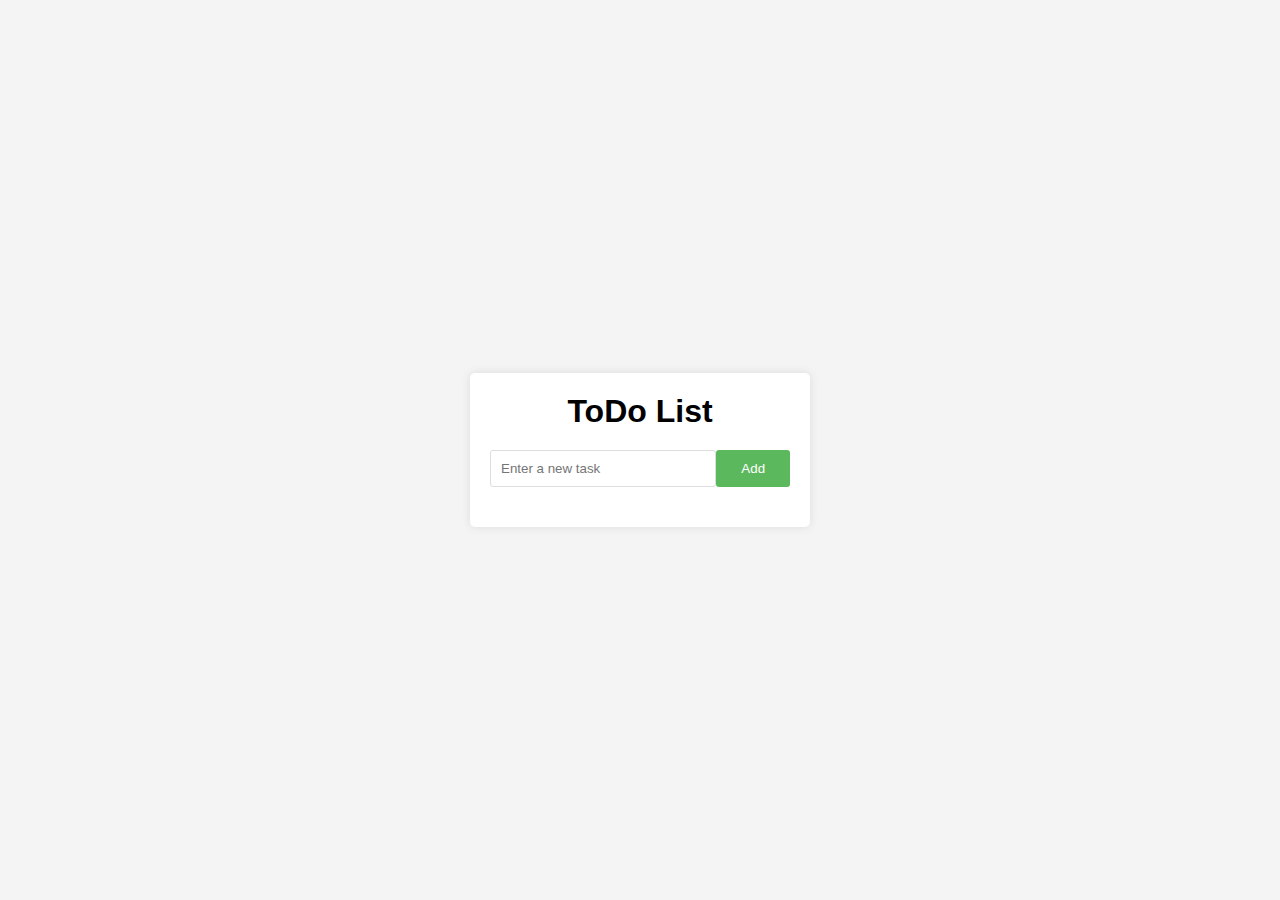
<file: mantosh.todoapp/index.html>
<!DOCTYPE html>
<html lang="en">
<head>
    <meta charset="UTF-8">
    <meta name="viewport" content="width=device-width, initial-scale=1.0">
    <title>ToDo App</title>
    <link rel="stylesheet" href="style.css">
</head>
<body>
    <div class="container">
        <h1>ToDo List</h1>
        <div class="input-container">
            <input type="text" id="todo-input" placeholder="Enter a new task">
            <button id="add-btn">Add</button>
        </div>
        <ul id="todo-list"></ul>
    </div>
    <script src="script.js"></script>
</body>
</html>
</file>
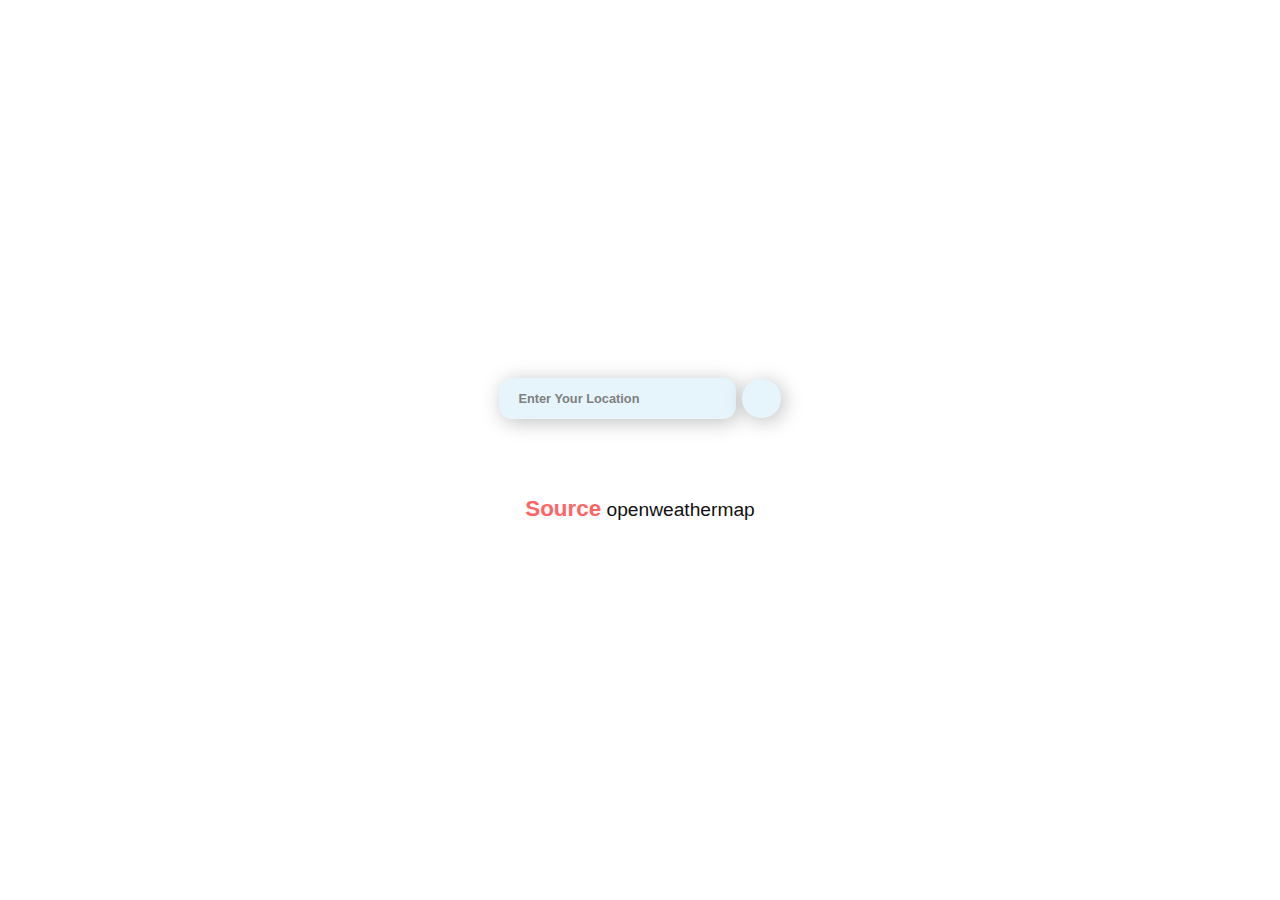
<file: BharatIntern/BHARATINTERN_WD_02/index.html>
<!DOCTYPE html>
<html lang="en">
<head>
  <meta charset="UTF-8">
  <meta name="viewport" content="width=device-width, initial-scale=1.0">
  <title>Document</title>
  <link rel="stylesheet" href="style.css">
  <link rel="stylesheet" href="https://cdnjs.cloudflare.com/ajax/libs/font-awesome/6.5.2/css/all.min.css" integrity="sha512-SnH5WK+bZxgPHs44uWIX+LLJAJ9/2PkPKZ5QiAj6Ta86w+fsb2TkcmfRyVX3pBnMFcV7oQPJkl9QevSCWr3W6A==" crossorigin="anonymous" referrerpolicy="no-referrer" />
</head>
<body>
  <div class="container">
    <div class="overlay">
      <div class="header">
        <div class="search-box">
          <input type="text" placeholder="Enter your location" class="input-box">
          <button id="search-btn"><i class="fa-solid fa-magnifying-glass"></i></button>
        </div>
      </div>
  
      <div class="location-not-found">
        <h1>Sorry,Location not found!!!</h1>
        <img src="assests/404.png" alt="404 error" srcset="">
      </div>
      
      <div class="weather-body">
        <img src="assests/cloud.png" alt="" srcset="" class="weather-img">
        <div class="weather-box">
          <p class="temp">0 <sup>&deg;C</sup></p>
          <p class="description">Light Rain</p>
        </div>
        <div class="weather-details">
          <div class="humidity">
            <i class="fa-solid fa-droplet"></i>
            <div class="text"><span id="humidity">45%</span><p>Humidity</p></div>
          </div>
          <div class="wind">
            <i class="fa-solid fa-wind"></i>
            <div class="text"><span id="wind-speed">12km/h</span><p>Wind Speed</p></div>
          </div>
        </div>
        
      </div>
      <div class="details">
        <a href="https://www.instagram.com/_mantosh_2?igsh=dWJkd3RlNzBsM3Bi"><i class="fa-brands fa-instagram"></i></a>
        <a href="https://github.com/mantosh23"><i class="fa-brands fa-github"></i></a>
        <a href="https://www.linkedin.com/in/mantosh-kumar-a83369288?utm_source=share&utm_campaign=share_via&utm_content=profile&utm_medium=android_app"><i class="fa-brands fa-linkedin"></i></a>
        <a href="https://x.com/themantosh?t=5KoHgb84OykB-uf8_Vlhnw&s=09"><i class="fa-brands fa-x-twitter"></i></a>
        
      </div>
      <div class="myBox">
        <p><a href="https://openweathermap.org/current">Source</a> openweathermap</p>
      </div>
    </div>
   
    
  </div>  
  <script src="https://cdnjs.cloudflare.com/ajax/libs/gsap/3.12.5/gsap.min.js" integrity="sha512-7eHRwcbYkK4d9g/6tD/mhkf++eoTHwpNM9woBxtPUBWm67zeAfFC+HrdoE2GanKeocly/VxeLvIqwvCdk7qScg==" crossorigin="anonymous" referrerpolicy="no-referrer"></script>
  <script src="script.js"></script>
</body>
</html>
</file>
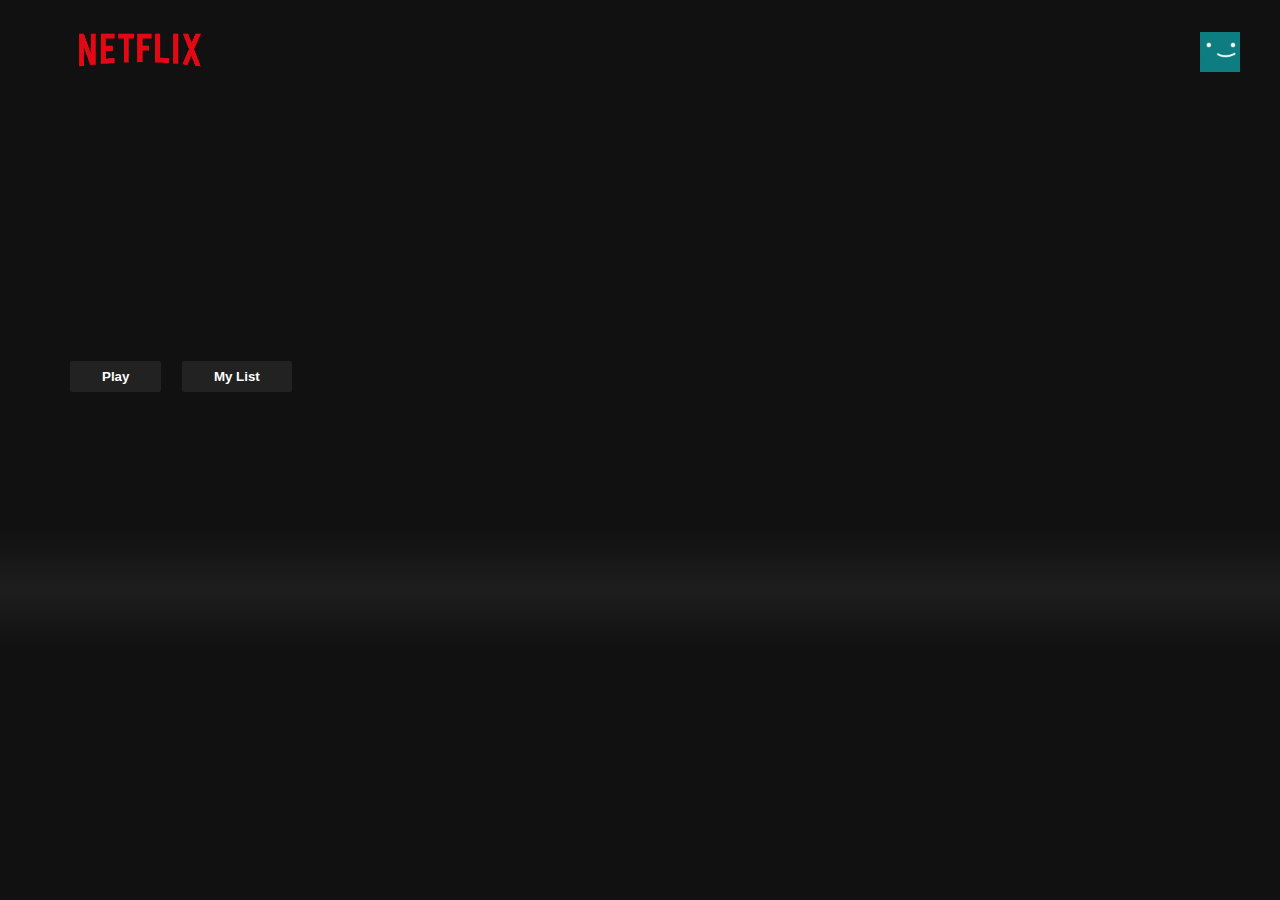
<file: BharatIntern/BHARATINTERN_WD_03/index.html>
<!DOCTYPE html>
<html lang="en">
  <head>
    <meta charset="UTF-8" />
    <meta http-equiv="X-UA-Compatible" content="IE=edge" />
    <meta name="viewport" content="width=device-width, initial-scale=1.0" />
    <title>Home | Netflix</title>
    <link rel="stylesheet" href="home_page.css"/>
     <script src="script.js"></script>
  </head>
  <body>
    <!-- navbar -->
    <div class="nav">
      <div class="nav__left">
        <a href="index.html">
        <img class="nav_logo" src="./images/logo.png" alt=""></a>
      </div>
      <div class="nav__right">
        <img src="./images/avatar.jpeg" class="nav_avatar" alt="">
      </div>
    </div>

    <!-- banner -->
    <header id="banner">
      <div id="banner__contents">
        <h1 id="banner__title"></h1>
        <div id="banner__buttons">
        <button id="banner__button">Play</button>
        <button id="banner__button">My List</button>
      </div>
      <p id="banner__description"></p>
      </div>
      <div id="banner__fadeBottom"></div>
    </header>

    <!-- row -->
    <div id="headrow">
      <div class="row">
        <h2 class="row__title"></h2>
        <div class="row__posters"> </div>
      </div>
    </div>

    <script>
      window.addEventListener("scroll",function(){

        var nav = document.querySelector(".nav");
        nav.classList.toggle("active", window.scrollY > 0);
      }) 
    </script> 
  </body>
</html>
</file>
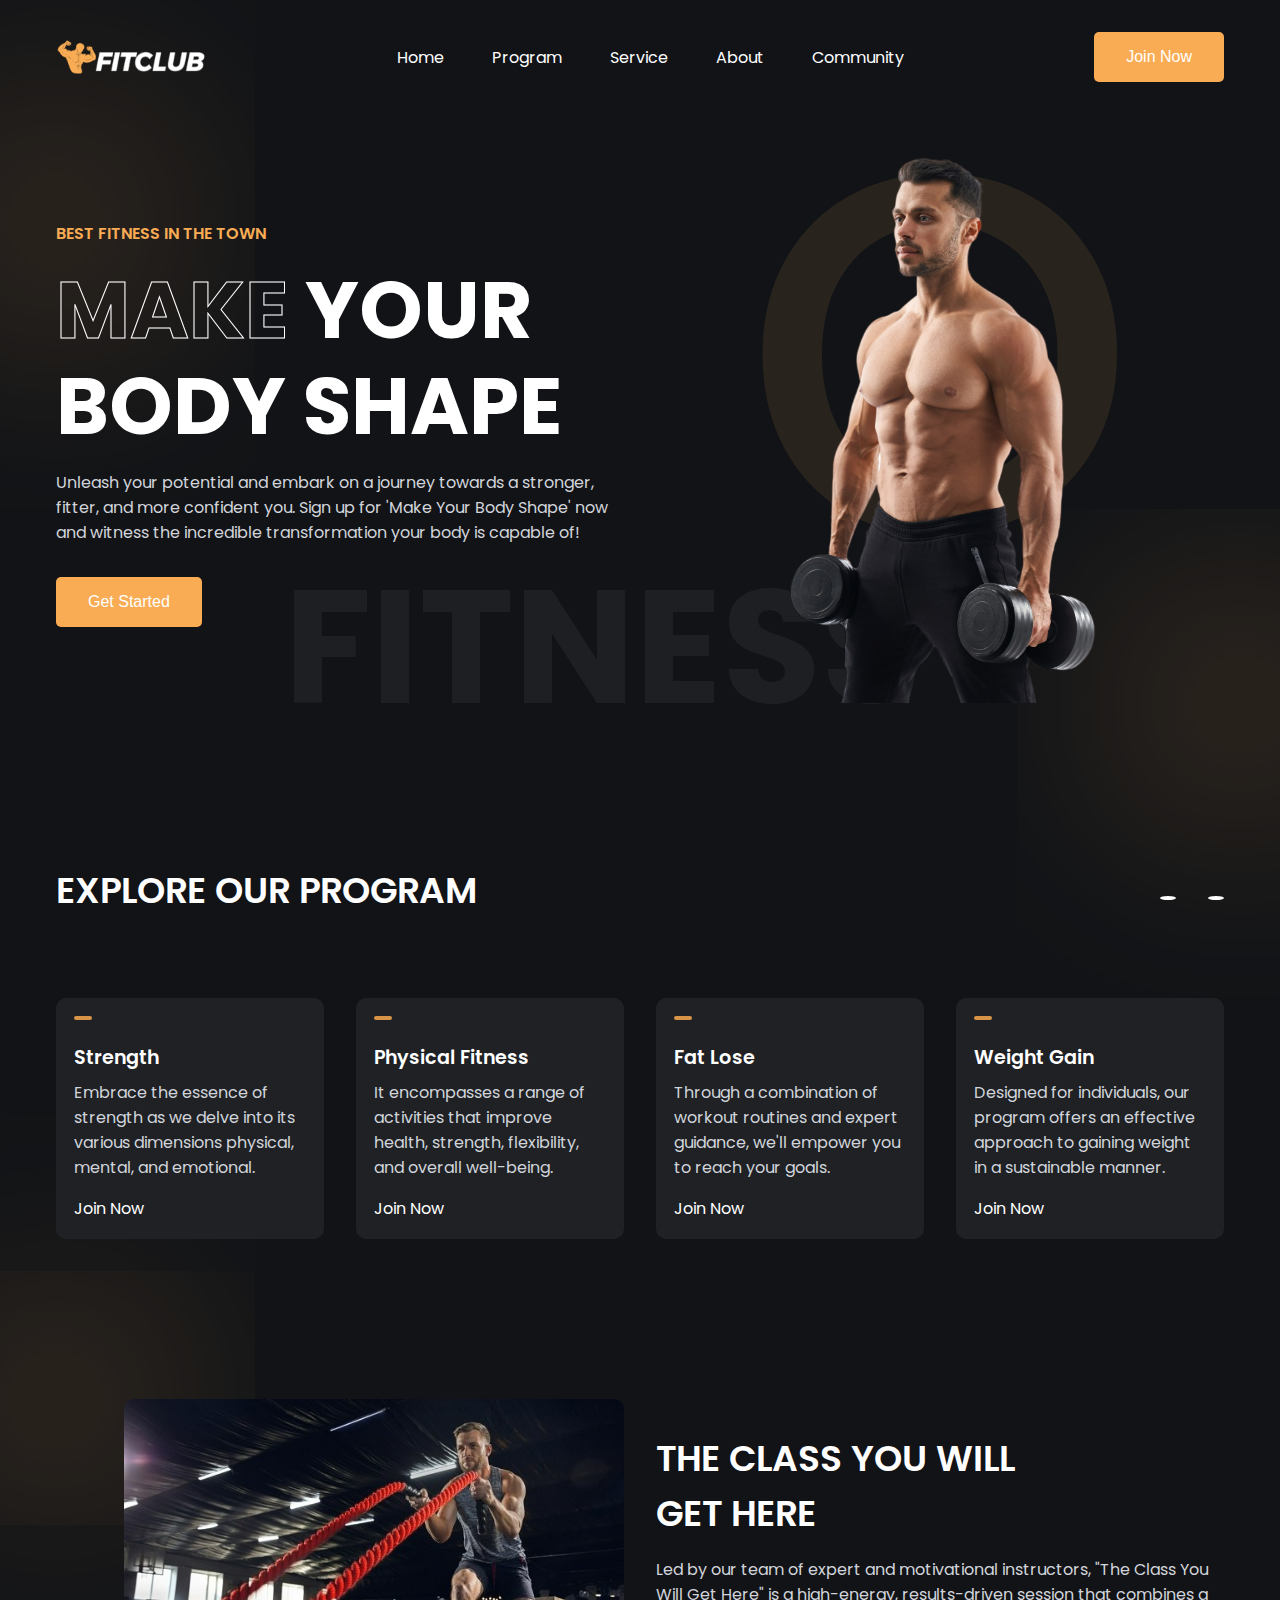
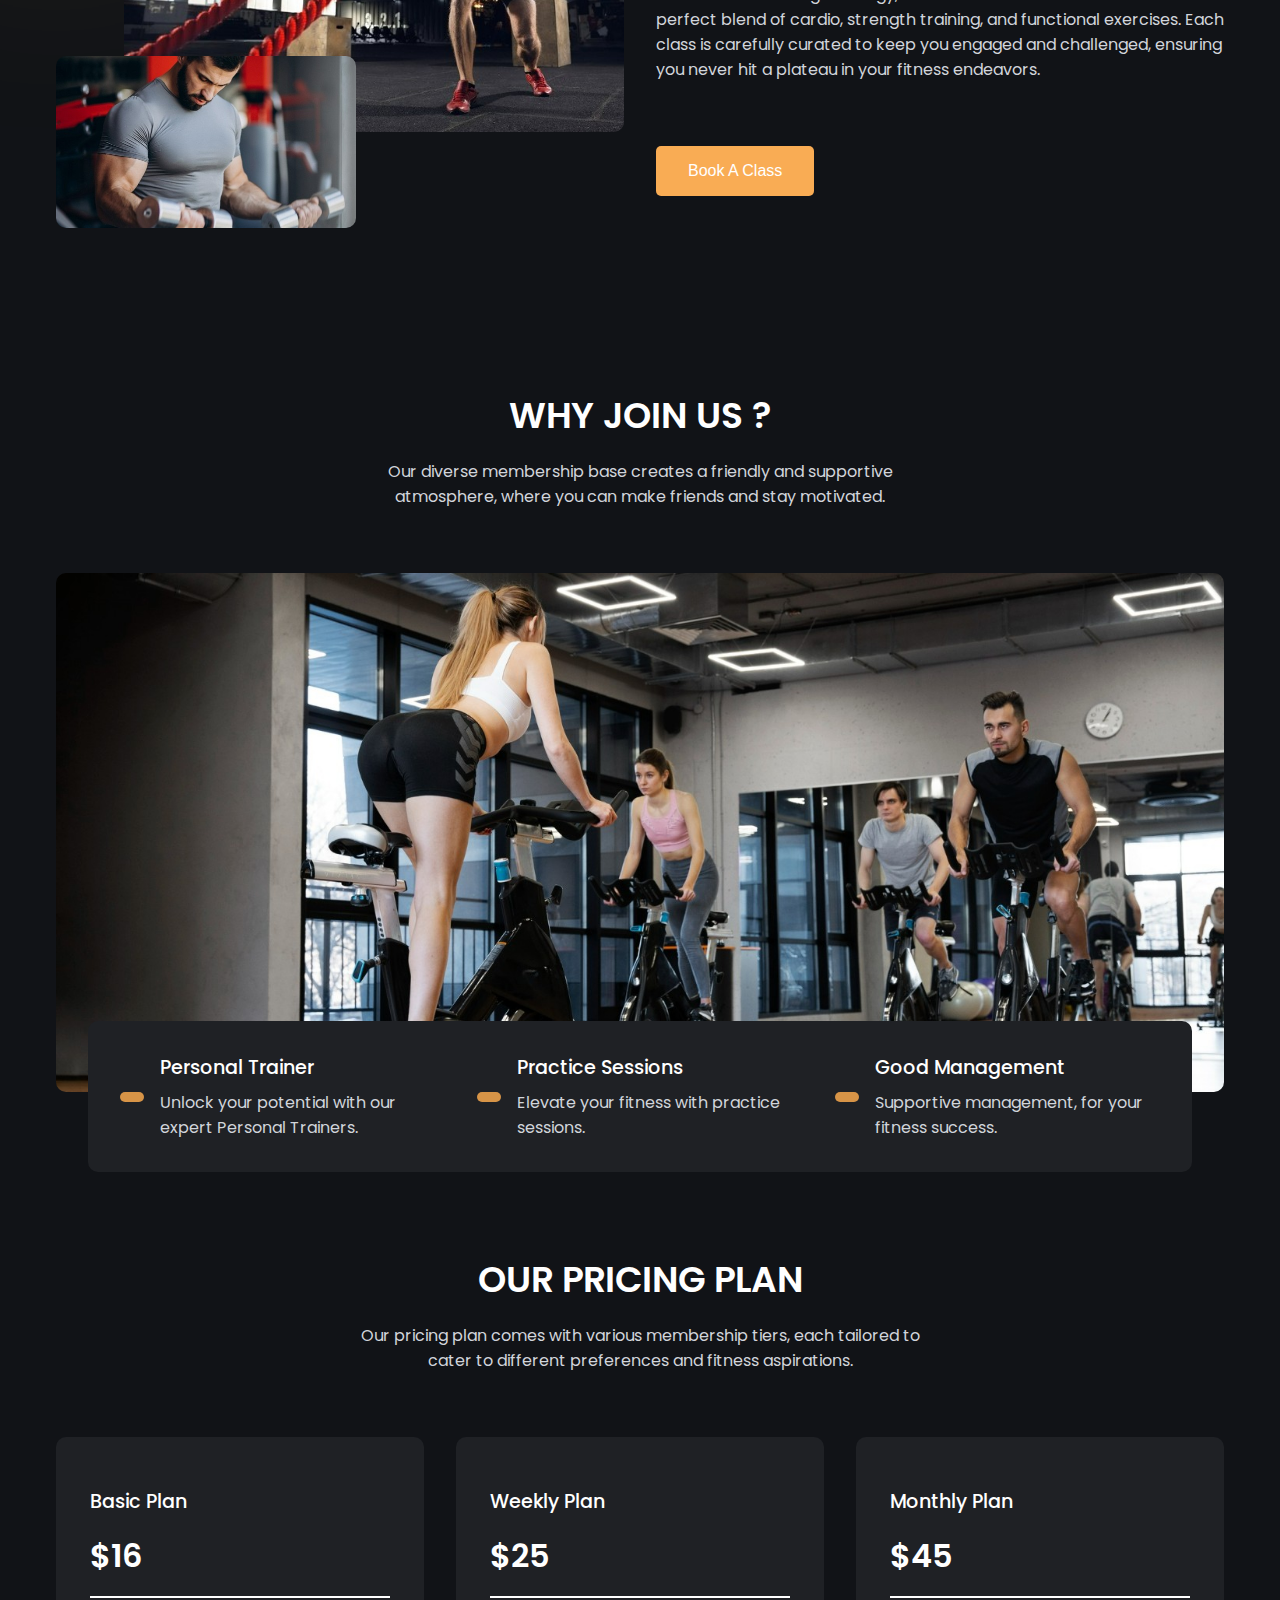
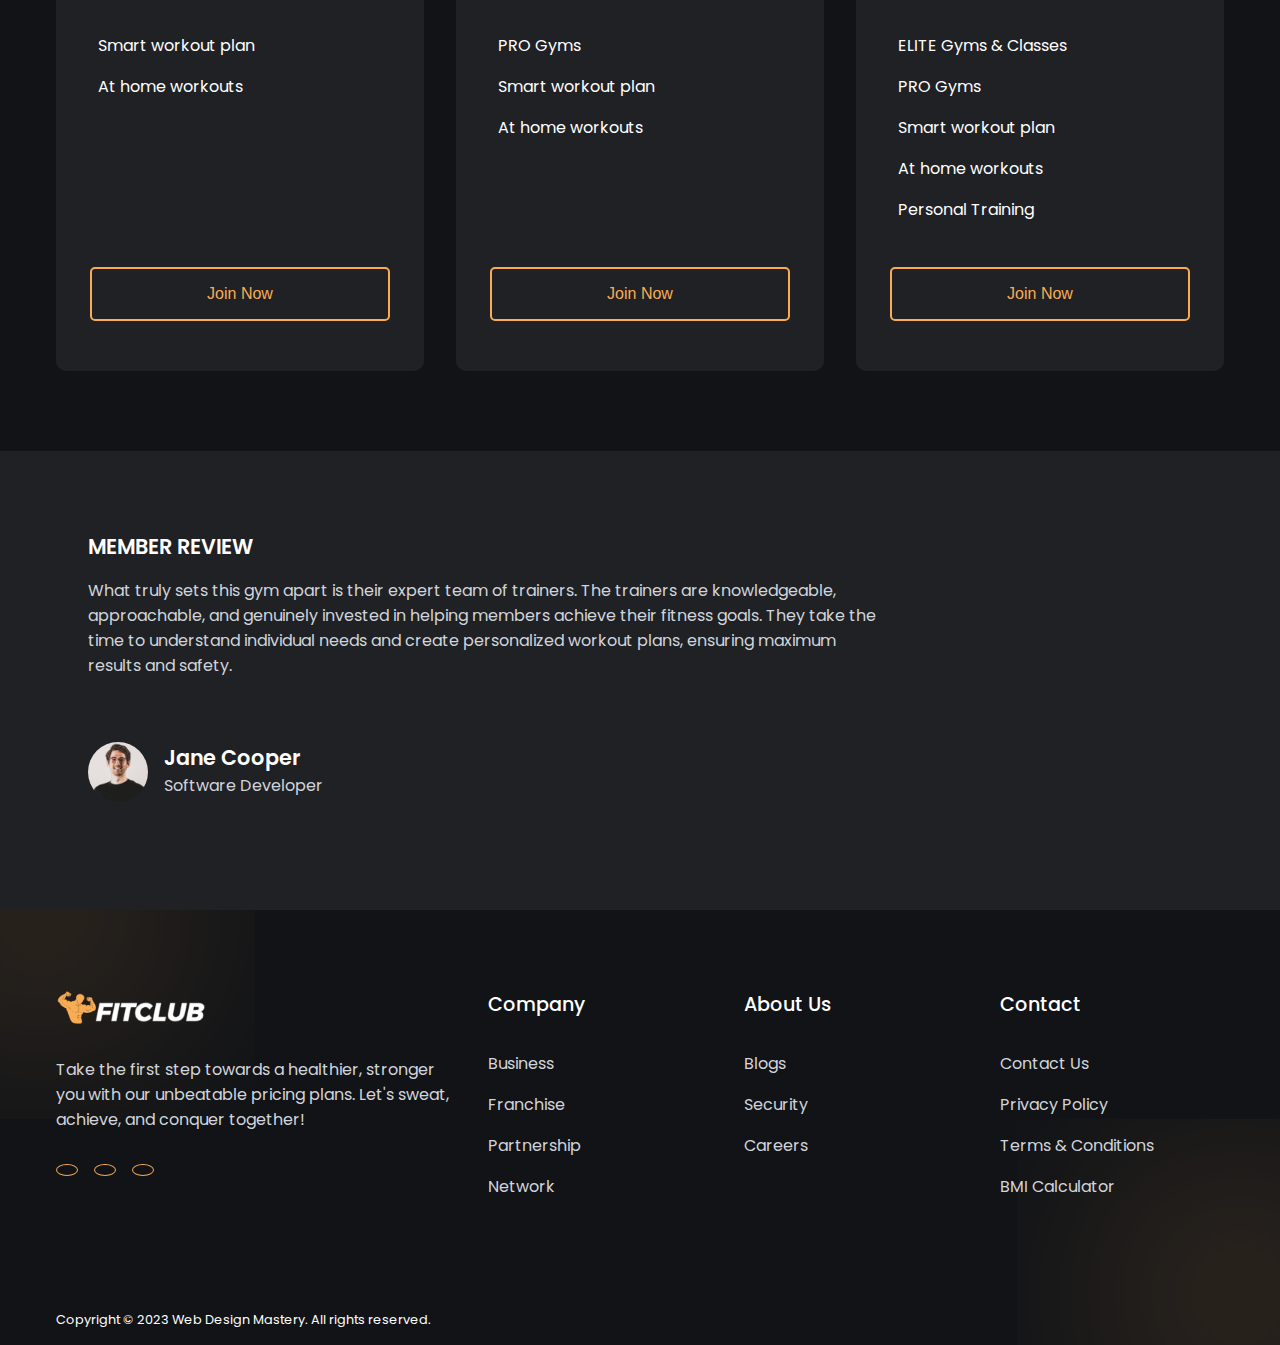
<file: OIBSIP/OIBSIP_1/index.html>
<!DOCTYPE html>
<html lang="en">
<head>
  <meta charset="UTF-8">
  <meta name="viewport" content="width=device-width, initial-scale=1.0">
  <link rel="preconnect" href="https://fonts.googleapis.com">
  <link rel="preconnect" href="https://fonts.gstatic.com" crossorigin>
  <link href="https://fonts.googleapis.com/css2?family=Poppins:ital,wght@0,100;0,200;0,300;0,400;0,500;0,600;0,700;0,800;0,900;1,100;1,200;1,300;1,400;1,500;1,600;1,700;1,800;1,900&display=swap" rel="stylesheet">
  <title>Document</title>
  <link rel="stylesheet" href="style.css">
</head>
<body>
  <nav>
    <div class="nav__logo">
      <a href=""><img src="assets/logo.png" alt="" srcset=""></a>
    </div>
    <ul class="nav__links">
      <li class="link"><a href="">Home</a></li>
      <li class="link"><a href="">Program</a></li>
      <li class="link"><a href="">Service</a></li>
      <li class="link"><a href="">About</a></li>
      <li class="link"><a href="">Community</a></li>
    </ul>
    <button class="btn">Join Now</button>
  </nav>
  <header class="section__container header__container">
    <div class="header__content">
      <span class="bg__blur"></span>
      <span class="bg__blur header__blur"></span>
      <h4>BEST FITNESS IN THE TOWN</h4>
      <h1><span>MAKE</span> YOUR BODY SHAPE</h1>
      <p>
        Unleash your potential and embark on a journey towards a stronger,
        fitter, and more confident you. Sign up for 'Make Your Body Shape' now
        and witness the incredible transformation your body is capable of!
      </p>
      <button class="btn">Get Started</button>
    </div>
    <div class="header__image">
      <img src="assets/header.png" alt="header" />
    </div>
  </header>

  <section class="section__container explore__container">
    <div class="explore__header">
      <h2 class="section__header">EXPLORE OUR PROGRAM</h2>
      <div class="explore__nav">
        <span><i class="ri-arrow-left-line"></i></span>
        <span><i class="ri-arrow-right-line"></i></span>
      </div>
    </div>
    <div class="explore__grid">
      <div class="explore__card">
        <span><i class="ri-boxing-fill"></i></span>
        <h4>Strength</h4>
        <p>
          Embrace the essence of strength as we delve into its various
          dimensions physical, mental, and emotional.
        </p>
        <a href="#">Join Now <i class="ri-arrow-right-line"></i></a>
      </div>
      <div class="explore__card">
        <span><i class="ri-heart-pulse-fill"></i></span>
        <h4>Physical Fitness</h4>
        <p>
          It encompasses a range of activities that improve health, strength,
          flexibility, and overall well-being.
        </p>
        <a href="#">Join Now <i class="ri-arrow-right-line"></i></a>
      </div>
      <div class="explore__card">
        <span><i class="ri-run-line"></i></span>
        <h4>Fat Lose</h4>
        <p>
          Through a combination of workout routines and expert guidance, we'll
          empower you to reach your goals.
        </p>
        <a href="#">Join Now <i class="ri-arrow-right-line"></i></a>
      </div>
      <div class="explore__card">
        <span><i class="ri-shopping-basket-fill"></i></span>
        <h4>Weight Gain</h4>
        <p>
          Designed for individuals, our program offers an effective approach
          to gaining weight in a sustainable manner.
        </p>
        <a href="#">Join Now <i class="ri-arrow-right-line"></i></a>
      </div>
    </div>
  </section>

  <section class="section__container class__container">
    <div class="class__image">
      <span class="bg__blur"></span>
      <img src="assets/class-1.jpg" alt="class" class="class__img-1" />
      <img src="assets/class-2.jpg" alt="class" class="class__img-2" />
    </div>
    <div class="class__content">
      <h2 class="section__header">THE CLASS YOU WILL GET HERE</h2>
      <p>
        Led by our team of expert and motivational instructors, "The Class You
        Will Get Here" is a high-energy, results-driven session that combines
        a perfect blend of cardio, strength training, and functional
        exercises. Each class is carefully curated to keep you engaged and
        challenged, ensuring you never hit a plateau in your fitness
        endeavors.
      </p>
      <button class="btn">Book A Class</button>
    </div>
  </section>

  <section class="section__container join__container">
    <h2 class="section__header">WHY JOIN US ?</h2>
    <p class="section__subheader">
      Our diverse membership base creates a friendly and supportive
      atmosphere, where you can make friends and stay motivated.
    </p>
    <div class="join__image">
      <img src="assets/join.jpg" alt="Join" />
      <div class="join__grid">
        <div class="join__card">
          <span><i class="ri-user-star-fill"></i></span>
          <div class="join__card__content">
            <h4>Personal Trainer</h4>
            <p>Unlock your potential with our expert Personal Trainers.</p>
          </div>
        </div>
        <div class="join__card">
          <span><i class="ri-vidicon-fill"></i></span>
          <div class="join__card__content">
            <h4>Practice Sessions</h4>
            <p>Elevate your fitness with practice sessions.</p>
          </div>
        </div>
        <div class="join__card">
          <span><i class="ri-building-line"></i></span>
          <div class="join__card__content">
            <h4>Good Management</h4>
            <p>Supportive management, for your fitness success.</p>
          </div>
        </div>
      </div>
    </div>
  </section>

  <section class="section__container price__container">
    <h2 class="section__header">OUR PRICING PLAN</h2>
    <p class="section__subheader">
      Our pricing plan comes with various membership tiers, each tailored to
      cater to different preferences and fitness aspirations.
    </p>
    <div class="price__grid">
      <div class="price__card">
        <div class="price__card__content">
          <h4>Basic Plan</h4>
          <h3>$16</h3>
          <p>
            <i class="ri-checkbox-circle-line"></i>
            Smart workout plan
          </p>
          <p>
            <i class="ri-checkbox-circle-line"></i>
            At home workouts
          </p>
        </div>
        <button class="btn price__btn">Join Now</button>
      </div>
      <div class="price__card">
        <div class="price__card__content">
          <h4>Weekly Plan</h4>
          <h3>$25</h3>
          <p>
            <i class="ri-checkbox-circle-line"></i>
            PRO Gyms
          </p>
          <p>
            <i class="ri-checkbox-circle-line"></i>
            Smart workout plan
          </p>
          <p>
            <i class="ri-checkbox-circle-line"></i>
            At home workouts
          </p>
        </div>
        <button class="btn price__btn">Join Now</button>
      </div>
      <div class="price__card">
        <div class="price__card__content">
          <h4>Monthly Plan</h4>
          <h3>$45</h3>
          <p>
            <i class="ri-checkbox-circle-line"></i>
            ELITE Gyms & Classes
          </p>
          <p>
            <i class="ri-checkbox-circle-line"></i>
            PRO Gyms
          </p>
          <p>
            <i class="ri-checkbox-circle-line"></i>
            Smart workout plan
          </p>
          <p>
            <i class="ri-checkbox-circle-line"></i>
            At home workouts
          </p>
          <p>
            <i class="ri-checkbox-circle-line"></i>
            Personal Training
          </p>
        </div>
        <button class="btn price__btn">Join Now</button>
      </div>
    </div>
  </section>

  <section class="review">
    <div class="section__container review__container">
      <span><i class="ri-double-quotes-r"></i></span>
      <div class="review__content">
        <h4>MEMBER REVIEW</h4>
        <p>
          What truly sets this gym apart is their expert team of trainers. The
          trainers are knowledgeable, approachable, and genuinely invested in
          helping members achieve their fitness goals. They take the time to
          understand individual needs and create personalized workout plans,
          ensuring maximum results and safety.
        </p>
        <div class="review__rating">
          <span><i class="ri-star-fill"></i></span>
          <span><i class="ri-star-fill"></i></span>
          <span><i class="ri-star-fill"></i></span>
          <span><i class="ri-star-fill"></i></span>
          <span><i class="ri-star-half-fill"></i></span>
        </div>
        <div class="review__footer">
          <div class="review__member">
            <img src="assets/member.jpg" alt="member" />
            <div class="review__member__details">
              <h4>Jane Cooper</h4>
              <p>Software Developer</p>
            </div>
          </div>
          <div class="review__nav">
            <span><i class="ri-arrow-left-line"></i></span>
            <span><i class="ri-arrow-right-line"></i></span>
          </div>
        </div>
      </div>
    </div>
  </section>

  <footer class="section__container footer__container">
    <span class="bg__blur"></span>
    <span class="bg__blur footer__blur"></span>
    <div class="footer__col">
      <div class="footer__logo"><img src="assets/logo.png" alt="logo" /></div>
      <p>
        Take the first step towards a healthier, stronger you with our
        unbeatable pricing plans. Let's sweat, achieve, and conquer together!
      </p>
      <div class="footer__socials">
        <a href="#"><i class="ri-facebook-fill"></i></a>
        <a href="#"><i class="ri-instagram-line"></i></a>
        <a href="#"><i class="ri-twitter-fill"></i></a>
      </div>
    </div>
    <div class="footer__col">
      <h4>Company</h4>
      <a href="#">Business</a>
      <a href="#">Franchise</a>
      <a href="#">Partnership</a>
      <a href="#">Network</a>
    </div>
    <div class="footer__col">
      <h4>About Us</h4>
      <a href="#">Blogs</a>
      <a href="#">Security</a>
      <a href="#">Careers</a>
    </div>
    <div class="footer__col">
      <h4>Contact</h4>
      <a href="#">Contact Us</a>
      <a href="#">Privacy Policy</a>
      <a href="#">Terms & Conditions</a>
      <a href="#">BMI Calculator</a>
    </div>
  </footer>
  <div class="footer__bar">
    Copyright © 2023 Web Design Mastery. All rights reserved.
  </div>
</body>
</html>
</file>
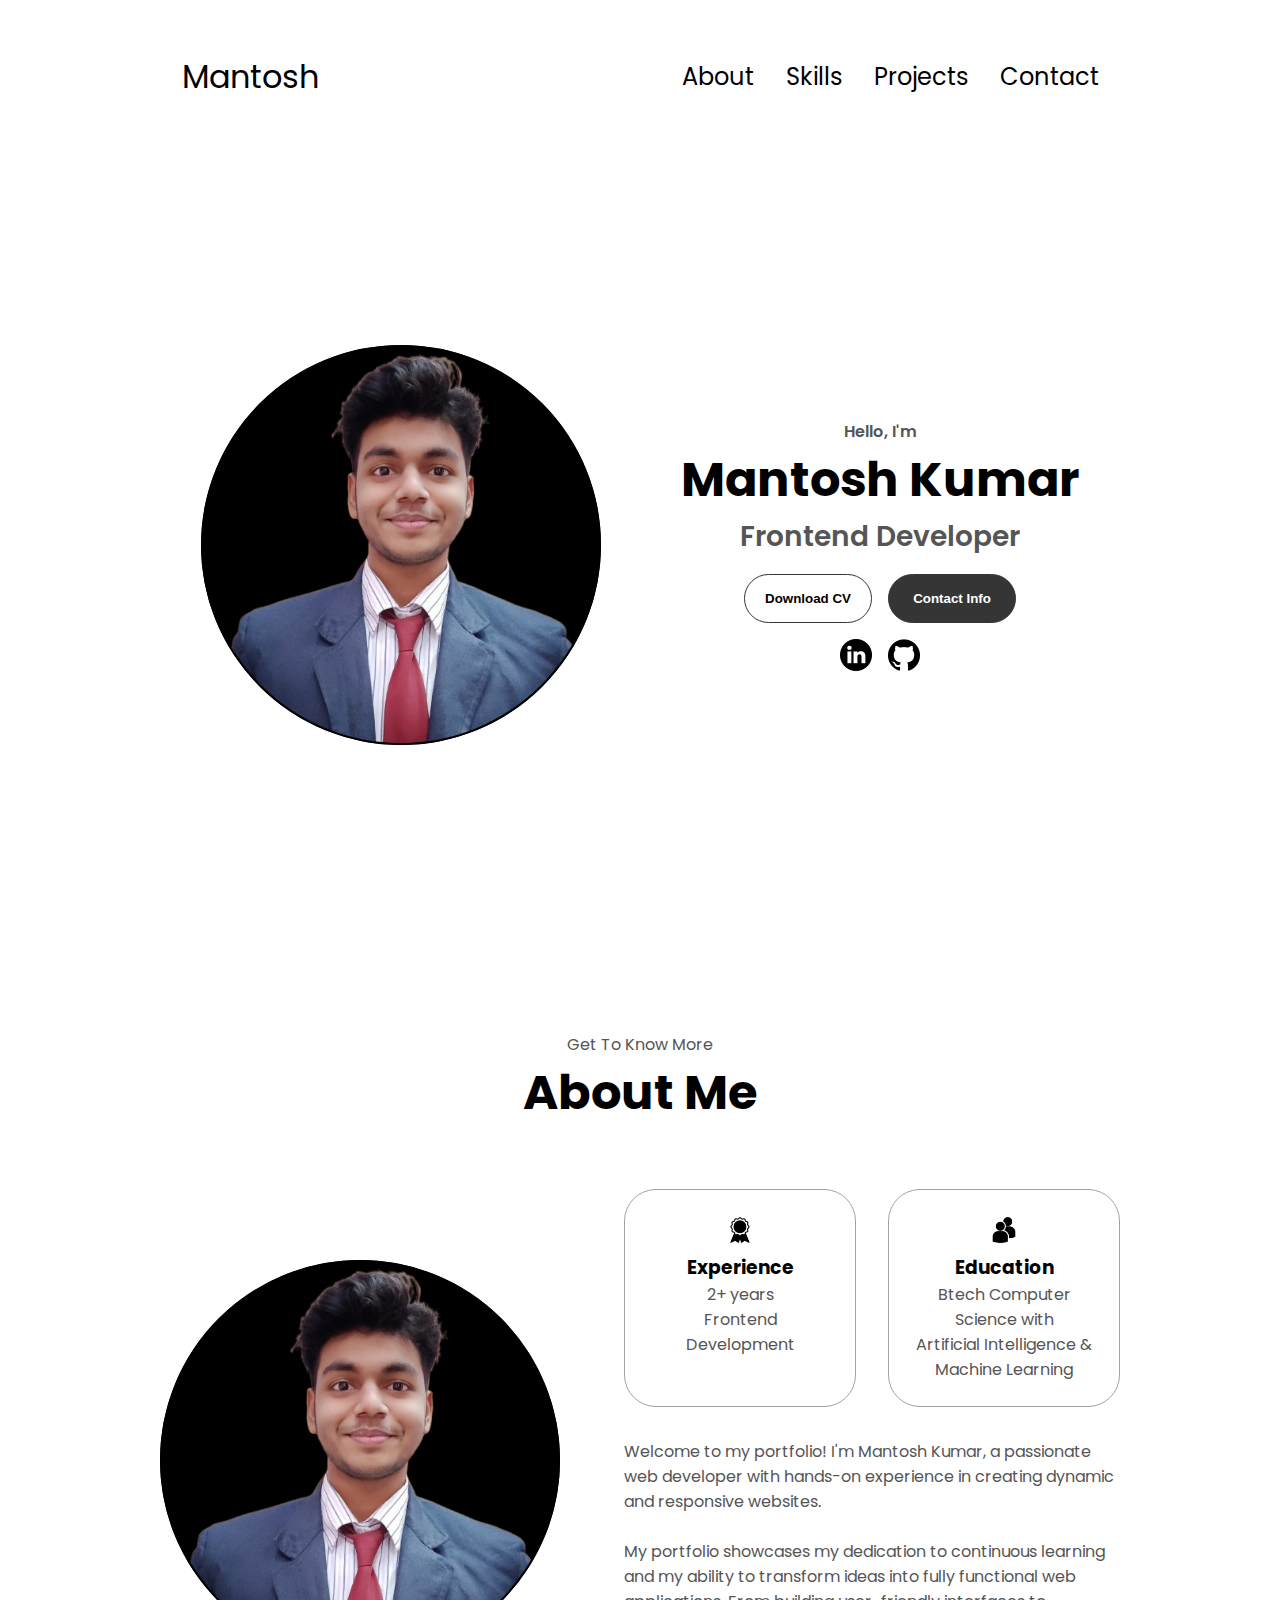
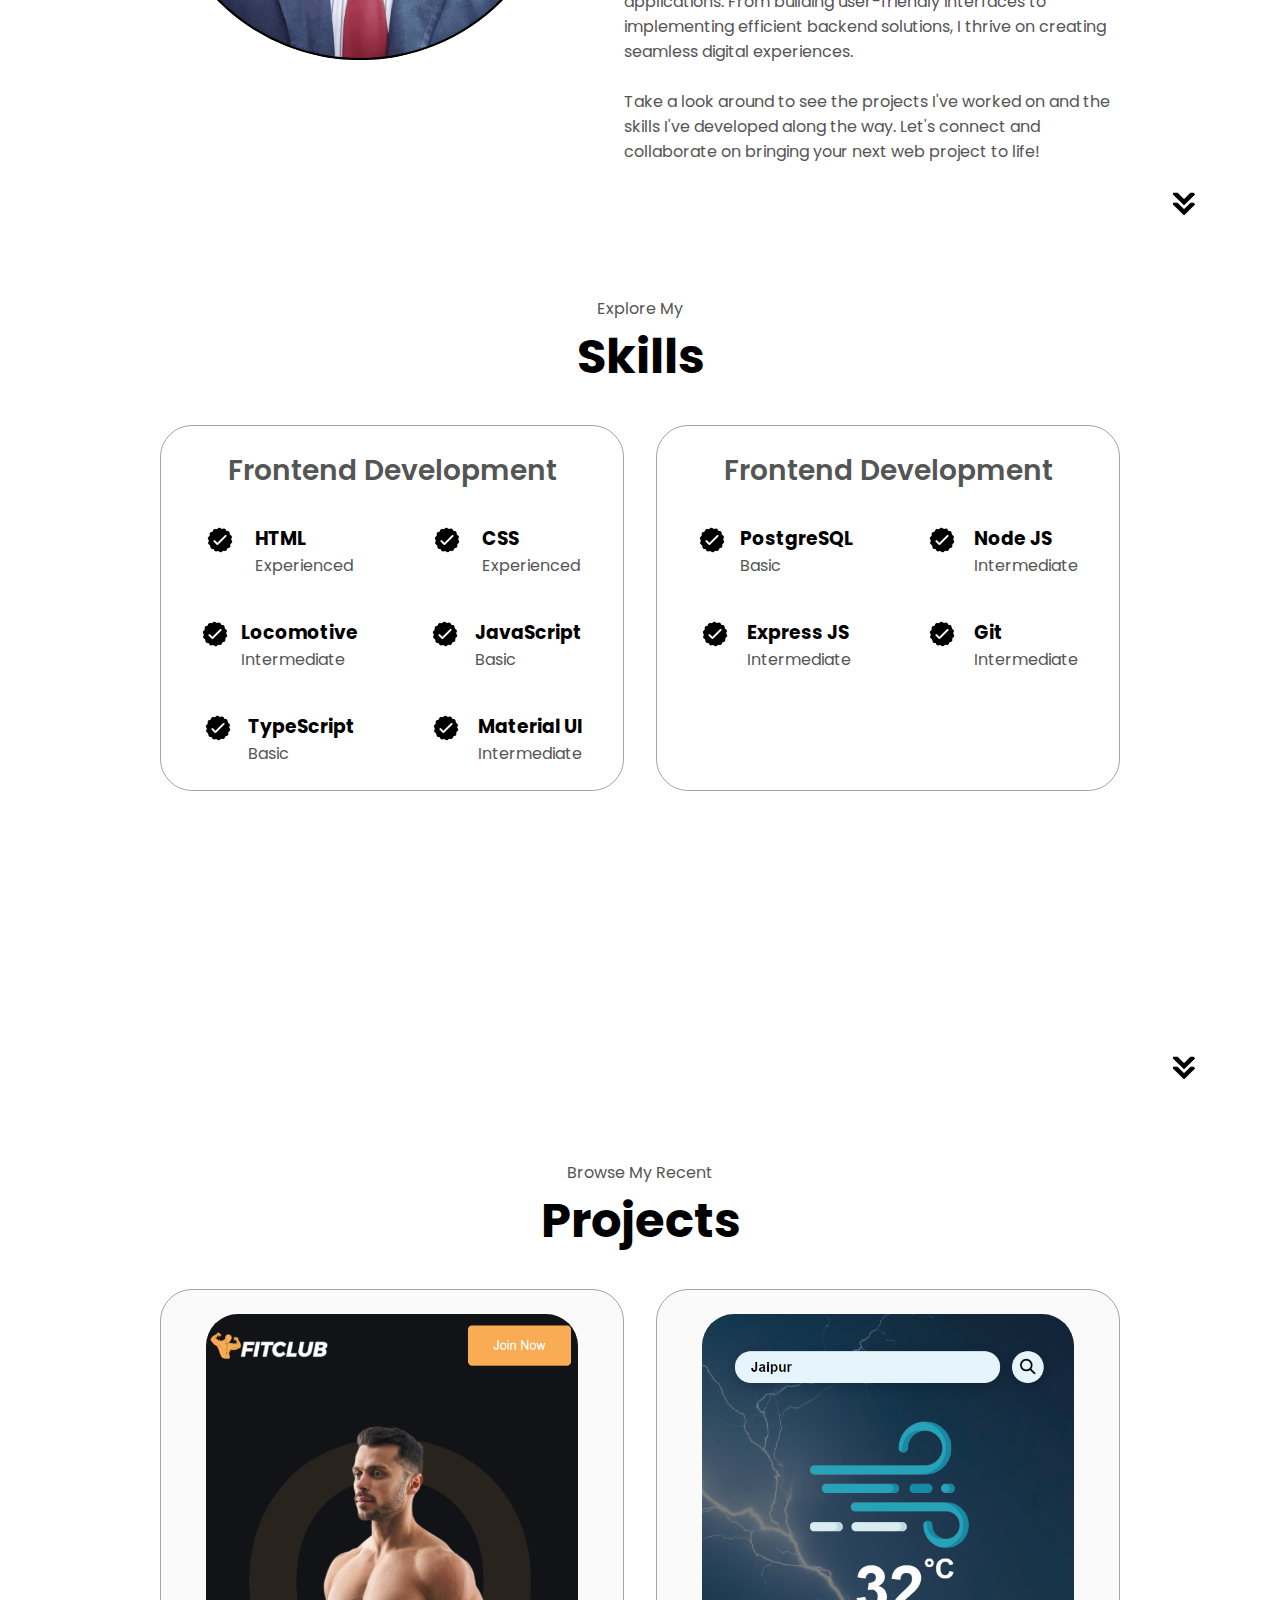
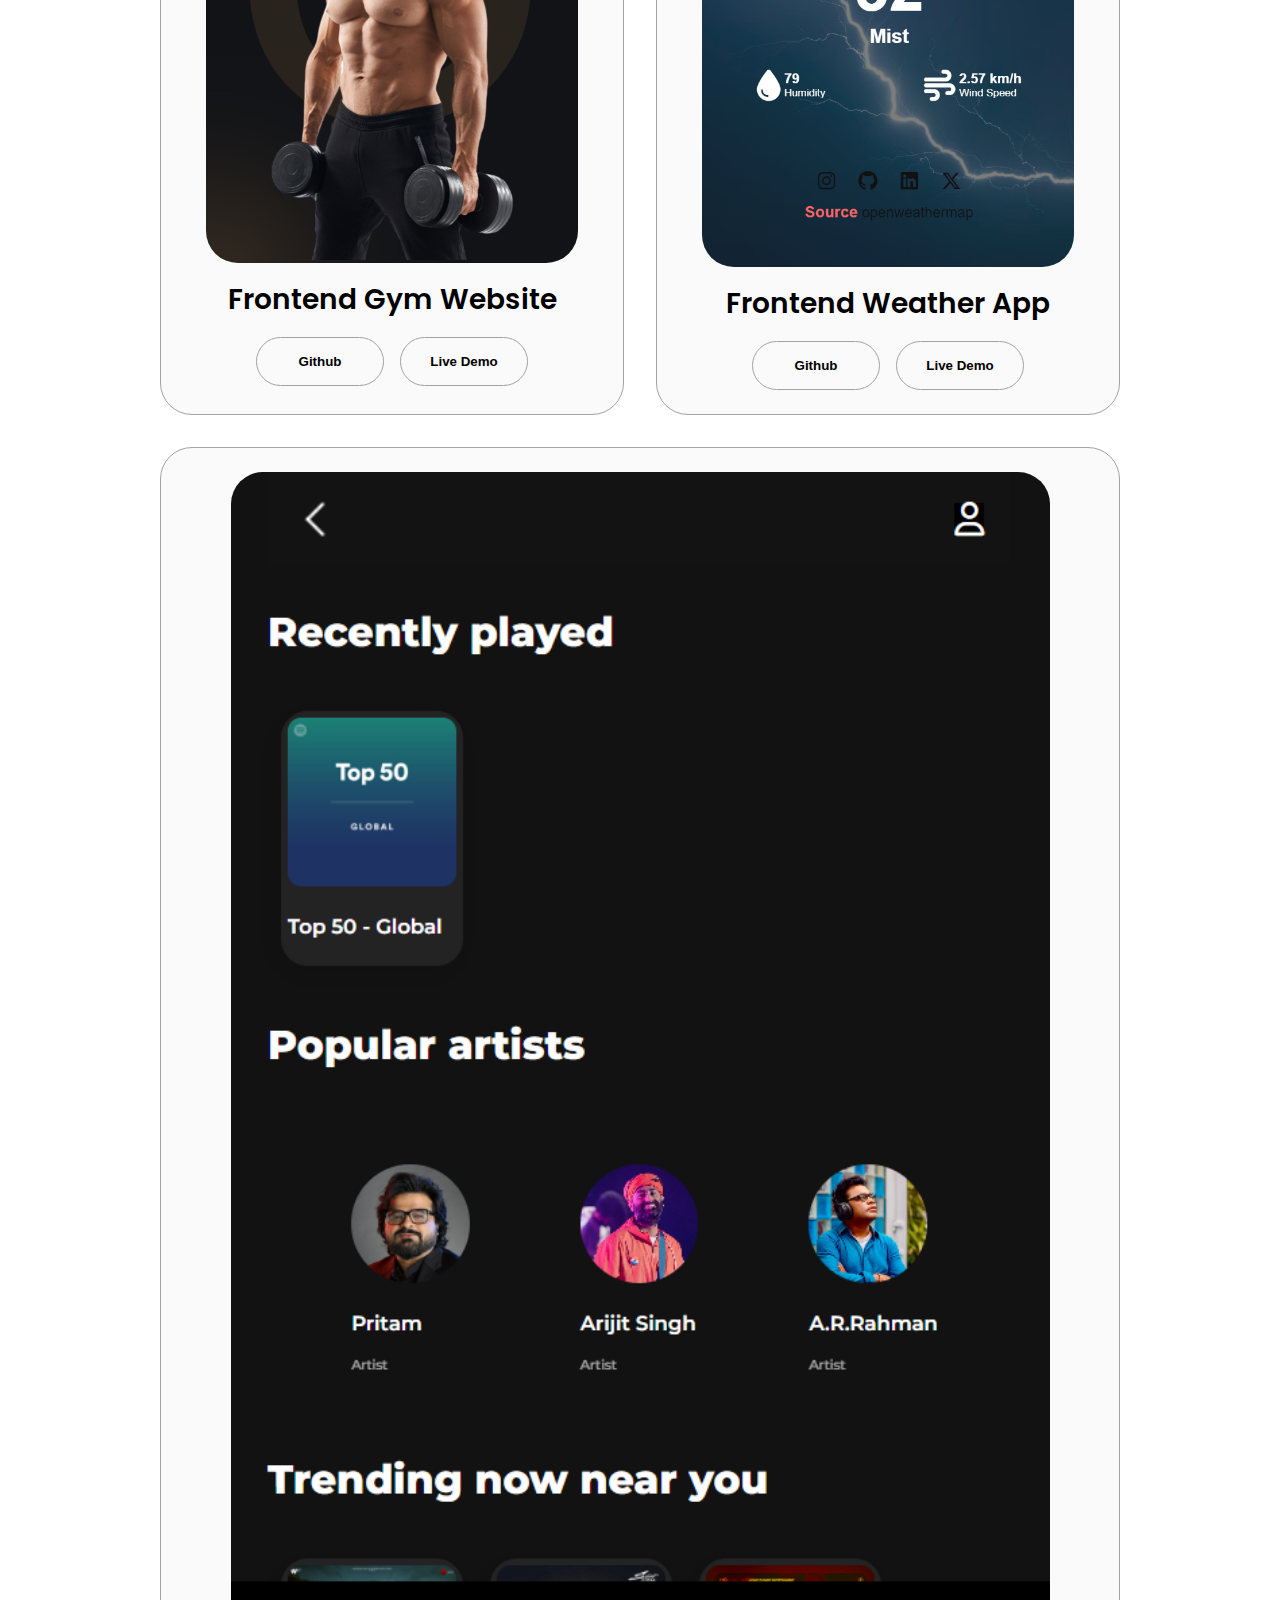
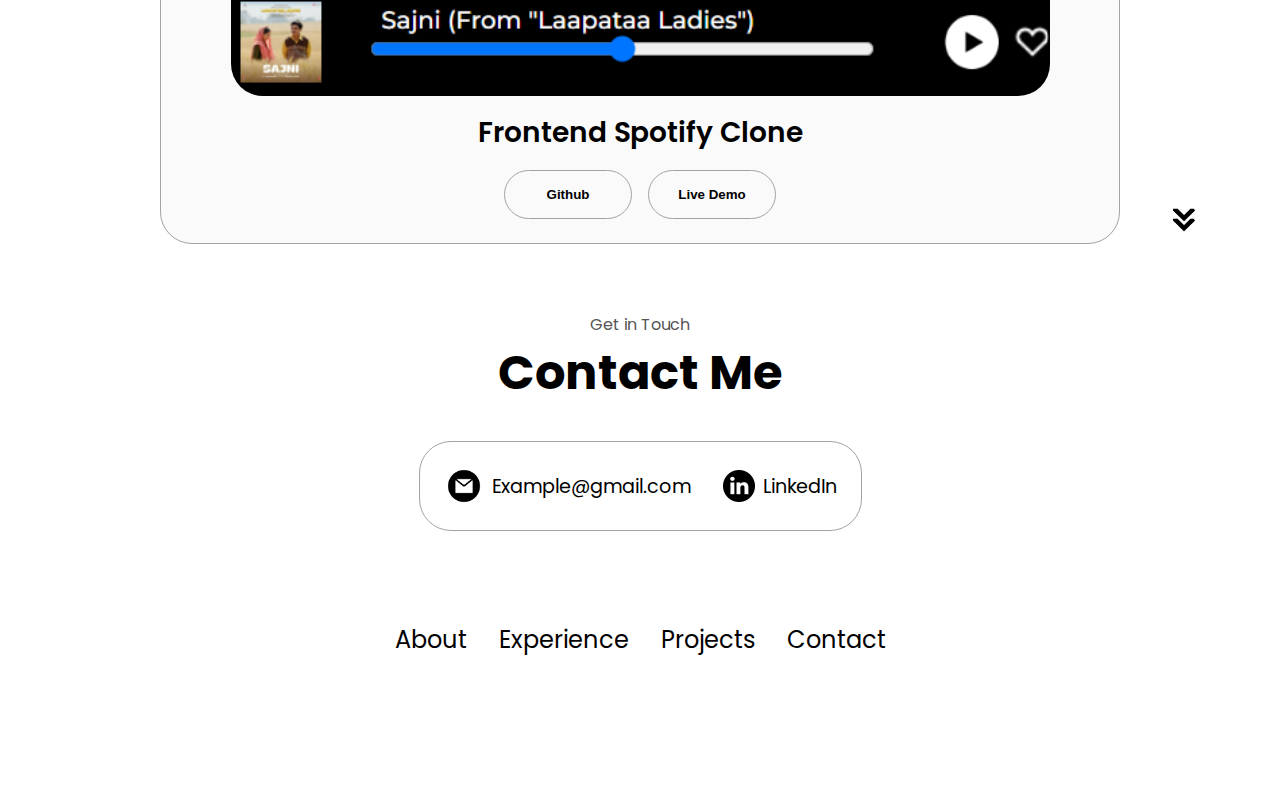
<file: OIBSIP/OIBSIP_2/index.html>
<!DOCTYPE html>
<html lang="en">
  <head>
    <meta charset="UTF-8" />
    <meta http-equiv="X-UA-Compatible" content="IE=edge" />
    <meta name="viewport" content="width=device-width, initial-scale=1.0" />
    <title>My Portfolio</title>
    <link rel="stylesheet" href="style.css" />
    <link rel="stylesheet" href="mediaqueries.css" />
  </head>
  <body>
    <nav id="desktop-nav">
      <div class="logo">Mantosh</div>
      <div>
        <ul class="nav-links">
          <li><a href="#about">About</a></li>
          <li><a href="#experience">Skills</a></li>
          <li><a href="#projects">Projects</a></li>
          <li><a href="#contact">Contact</a></li>
        </ul>
      </div>
    </nav>
    <nav id="hamburger-nav">
      <div class="logo">Mantosh</div>
      <div class="hamburger-menu">
        <div class="hamburger-icon" onclick="toggleMenu()">
          <span></span>
          <span></span>
          <span></span>
        </div>
        <div class="menu-links">
          <li><a href="#about" onclick="toggleMenu()">About</a></li>
          <li><a href="#experience" onclick="toggleMenu()">Experience</a></li>
          <li><a href="#projects" onclick="toggleMenu()">Projects</a></li>
          <li><a href="#contact" onclick="toggleMenu()">Contact</a></li>
        </div>
      </div>
    </nav>
    <section id="profile">
      <div class="section__pic-container">
        <img src="./assets/profile-pic.png" alt="John Doe profile picture" />
      </div>
      <div class="section__text">
        <p class="section__text__p1">Hello, I'm</p>
        <h1 class="title">Mantosh Kumar</h1>
        <p class="section__text__p2">Frontend Developer</p>
        <div class="btn-container">
          <button
            class="btn btn-color-2"
            onclick=" "
          >
            Download CV
          </button>
          <button class="btn btn-color-1" onclick="location.href='./#contact'">
            Contact Info
          </button>
        </div>
        <div id="socials-container">
          <img
            src="./assets/linkedin.png"
            alt="My LinkedIn profile"
            class="icon"
            onclick="location.href='https://www.linkedin.com/in/mantosh23/'"
          />
          <img
            src="./assets/github.png"
            alt="My Github profile"
            class="icon"
            onclick="location.href='https://github.com/'"
          />
        </div>
      </div>
    </section>
    <section id="about">
      <p class="section__text__p1">Get To Know More</p>
      <h1 class="title">About Me</h1>
      <div class="section-container">
        <div class="section__pic-container">
          <img
            src="./assets/profile-pic.png"
            alt="Profile picture"
            class="about-pic"
          />
        </div>
        <div class="about-details-container">
          <div class="about-containers">
            <div class="details-container">
              <img
                src="./assets/experience.png"
                alt="Experience icon"
                class="icon"
              />
              <h3>Experience</h3>
              <p>2+ years <br />Frontend Development</p>
            </div>
            <div class="details-container">
              <img
                src="./assets/education.png"
                alt="Education icon"
                class="icon"
              />
              <h3>Education</h3>
              <p>Btech Computer Science with<br />Artificial Intelligence &<br> Machine Learning</p>
            </div>
          </div>
          <div class="text-container">
            <p>
              Welcome to my portfolio! I'm Mantosh Kumar, a passionate web developer with hands-on experience in creating dynamic and responsive websites. <br><br>
              My portfolio showcases my dedication to continuous learning and my ability to transform ideas into fully functional web applications. From building user-friendly interfaces to implementing efficient backend solutions, I thrive on creating seamless digital experiences. <br><br>
              Take a look around to see the projects I've worked on and the skills I've developed along the way. Let's connect and collaborate on bringing your next web project to life!
            </p>
          </div>
        </div>
      </div>
      <img
        src="./assets/arrow.png"
        alt="Arrow icon"
        class="icon arrow"
        onclick="location.href='./#experience'"
      />
    </section>
    <section id="experience">
      <p class="section__text__p1">Explore My</p>
      <h1 class="title">Skills</h1>
      <div class="experience-details-container">
        <div class="about-containers">
          <div class="details-container">
            <h2 class="experience-sub-title">Frontend Development</h2>
            <div class="article-container">
              <article>
                <img
                  src="./assets/checkmark.png"
                  alt="Experience icon"
                  class="icon"
                />
                <div>
                  <h3>HTML</h3>
                  <p>Experienced</p>
                </div>
              </article>
              <article>
                <img
                  src="./assets/checkmark.png"
                  alt="Experience icon"
                  class="icon"
                />
                <div>
                  <h3>CSS</h3>
                  <p>Experienced</p>
                </div>
              </article>
              <article>
                <img
                  src="./assets/checkmark.png"
                  alt="Experience icon"
                  class="icon"
                />
                <div>
                  <h3>Locomotive</h3>
                  <p>Intermediate</p>
                </div>
              </article>
              <article>
                <img
                  src="./assets/checkmark.png"
                  alt="Experience icon"
                  class="icon"
                />
                <div>
                  <h3>JavaScript</h3>
                  <p>Basic</p>
                </div>
              </article>
              <article>
                <img
                  src="./assets/checkmark.png"
                  alt="Experience icon"
                  class="icon"
                />
                <div>
                  <h3>TypeScript</h3>
                  <p>Basic</p>
                </div>
              </article>
              <article>
                <img
                  src="./assets/checkmark.png"
                  alt="Experience icon"
                  class="icon"
                />
                <div>
                  <h3>Material UI</h3>
                  <p>Intermediate</p>
                </div>
              </article>
            </div>
          </div>
          <div class="details-container">
            <h2 class="experience-sub-title">Frontend Development</h2>
            <div class="article-container">
              <article>
                <img
                  src="./assets/checkmark.png"
                  alt="Experience icon"
                  class="icon"
                />
                <div>
                  <h3>PostgreSQL</h3>
                  <p>Basic</p>
                </div>
              </article>
              <article>
                <img
                  src="./assets/checkmark.png"
                  alt="Experience icon"
                  class="icon"
                />
                <div>
                  <h3>Node JS</h3>
                  <p>Intermediate</p>
                </div>
              </article>
              <article>
                <img
                  src="./assets/checkmark.png"
                  alt="Experience icon"
                  class="icon"
                />
                <div>
                  <h3>Express JS</h3>
                  <p>Intermediate</p>
                </div>
              </article>
              <article>
                <img
                  src="./assets/checkmark.png"
                  alt="Experience icon"
                  class="icon"
                />
                <div>
                  <h3>Git</h3>
                  <p>Intermediate</p>
                </div>
              </article>
            </div>
          </div>
        </div>
      </div>
      <img
        src="./assets/arrow.png"
        alt="Arrow icon"
        class="icon arrow"
        onclick="location.href='./#projects'"
      />
    </section>
    <section id="projects">
      <p class="section__text__p1">Browse My Recent</p>
      <h1 class="title">Projects</h1>
      <div class="experience-details-container">
        <div class="about-containers">
          <div class="details-container color-container">
            <div class="article-container">
              <img
                src="./assets/pro-1.png"
                alt="Project 1"
                class="project-img"
              />
            </div>
            <h2 class="experience-sub-title project-title">Frontend Gym Website</h2>
            <div class="btn-container">
              <button
                class="btn btn-color-2 project-btn"
                onclick="location.href='https://github.com/mantosh23/Internships/tree/main/OIBSIP/OIBSIP_2'"
              >
                Github
              </button>
              <button
                class="btn btn-color-2 project-btn"
                onclick="location.href='https://githubbox.com/mantosh23/Internships/tree/main/OIBSIP/OIBSIP_2'"
              >
                Live Demo
              </button>
            </div>
          </div>
          <div class="details-container color-container">
            <div class="article-container">
              <img
                src="./assets/pro-2.png"
                alt="Project 2"
                class="project-img"
              />
            </div>
            <h2 class="experience-sub-title project-title">Frontend Weather App</h2>
            <div class="btn-container">
              <button
                class="btn btn-color-2 project-btn"
                onclick="location.href='https://github.com/mantosh23/Internships/tree/main/BharatIntern/BHARATINTERN_WD_03'"
              >
                Github
              </button>
              <button
                class="btn btn-color-2 project-btn"
                onclick="location.href='https://githubbox.com/mantosh23/Internships/tree/main/BharatIntern/BHARATINTERN_WD_03'"
              >
                Live Demo
              </button>
            </div>
          </div>
          <div class="details-container color-container">
            <div class="article-container">
              <img
                src="./assets/pro-3.png"
                alt="Project 3"
                class="project-img"
              />
            </div>
            <h2 class="experience-sub-title project-title">Frontend Spotify Clone</h2>
            <div class="btn-container">
              <button
                class="btn btn-color-2 project-btn"
                onclick="location.href='https://github.com/mantosh23/spotify_clone'"
              >
                Github
              </button>
              <button
                class="btn btn-color-2 project-btn"
                onclick="location.href='https://githubbox.com/mantosh23/spotify_clone'"
              >
                Live Demo
              </button>
            </div>
          </div>
        </div>
      </div>
      <img
        src="./assets/arrow.png"
        alt="Arrow icon"
        class="icon arrow"
        onclick="location.href='./#contact'"
      />
    </section>
    <section id="contact">
      <p class="section__text__p1">Get in Touch</p>
      <h1 class="title">Contact Me</h1>
      <div class="contact-info-upper-container">
        <div class="contact-info-container">
          <img
            src="./assets/email.png"
            alt="Email icon"
            class="icon contact-icon email-icon"
          />
          <p><a href="mailto:mantoshkumar4382@gmail.com">Example@gmail.com</a></p>
        </div>
        <div class="contact-info-container">
          <img
            src="./assets/linkedin.png"
            alt="LinkedIn icon"
            class="icon contact-icon"
          />
          <p><a href="https://www.linkedin.com/in/mantosh23/">LinkedIn</a></p>
        </div>
      </div>
    </section>
    <footer>
      <nav>
        <div class="nav-links-container">
          <ul class="nav-links">
            <li><a href="#about">About</a></li>
            <li><a href="#experience">Experience</a></li>
            <li><a href="#projects">Projects</a></li>
            <li><a href="#contact">Contact</a></li>
          </ul>
        </div>
      </nav>
    </footer>
    <script src="script.js"></script>
  </body>
</html>
</file>
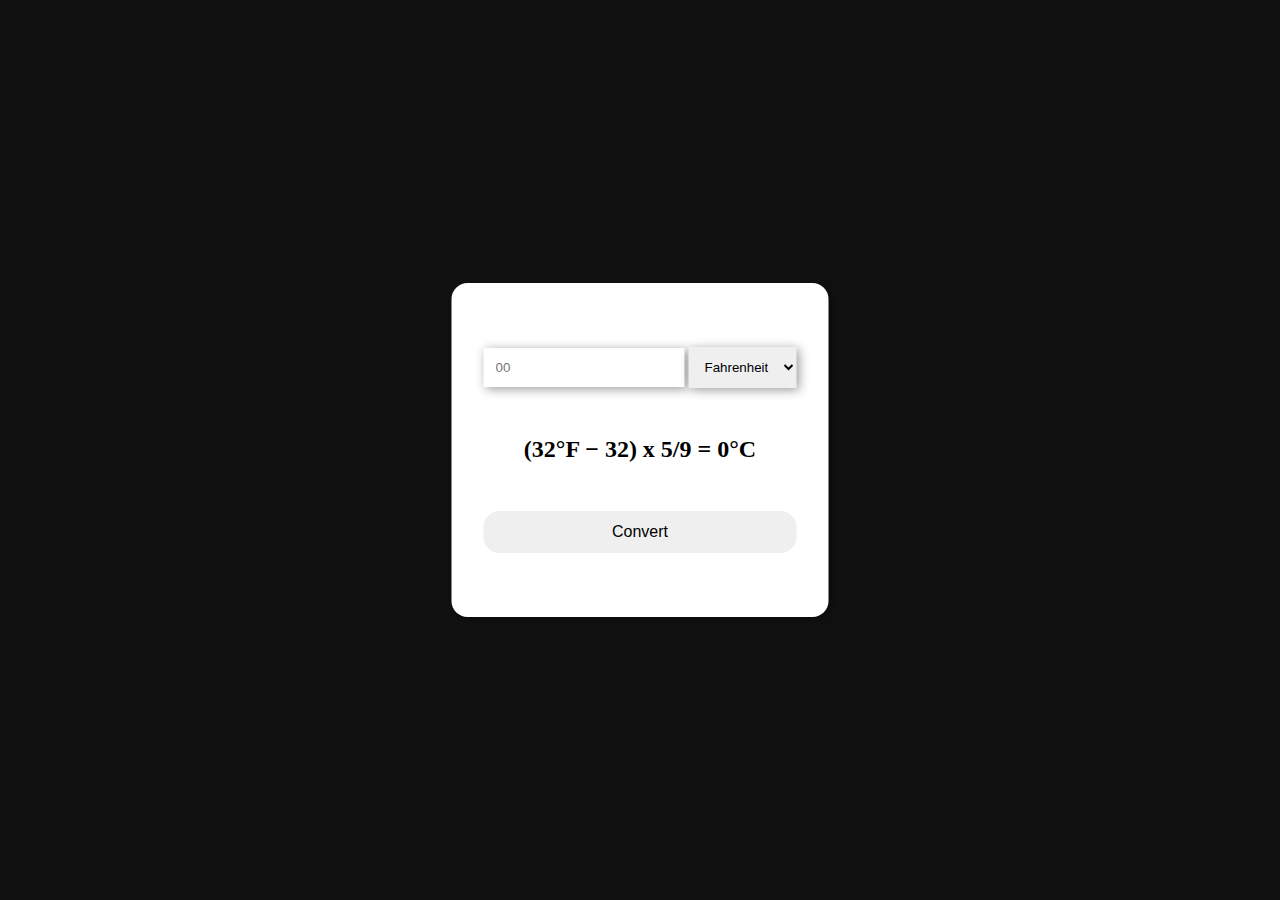
<file: OIBSIP/OIBSIP_3/index.html>
<!DOCTYPE html>
<html lang="en">
<head>
  <meta charset="UTF-8">
  <meta name="viewport" content="width=device-width, initial-scale=1.0">
  <title>Document</title>
  <link rel="stylesheet" href="style.css">
</head>
<body>
  <div class="container">
    <div class="input-field">
      <form action="">
        <input type="number" placeholder="00" id="input">
        <select name="unit" id="units">
        <option value="Fahrenheit">Fahrenheit</option>
        <option value="Celsius">Celsius</option>
      </select>
      </form>     
    </div>
      <h1 class="val">(32°F &minus; 32) x 5/9 = 0°C</h1>
      <button id="convert">Convert</button>   
  </div>
  <script src="script.js"></script>
</body>
</html>
</file>
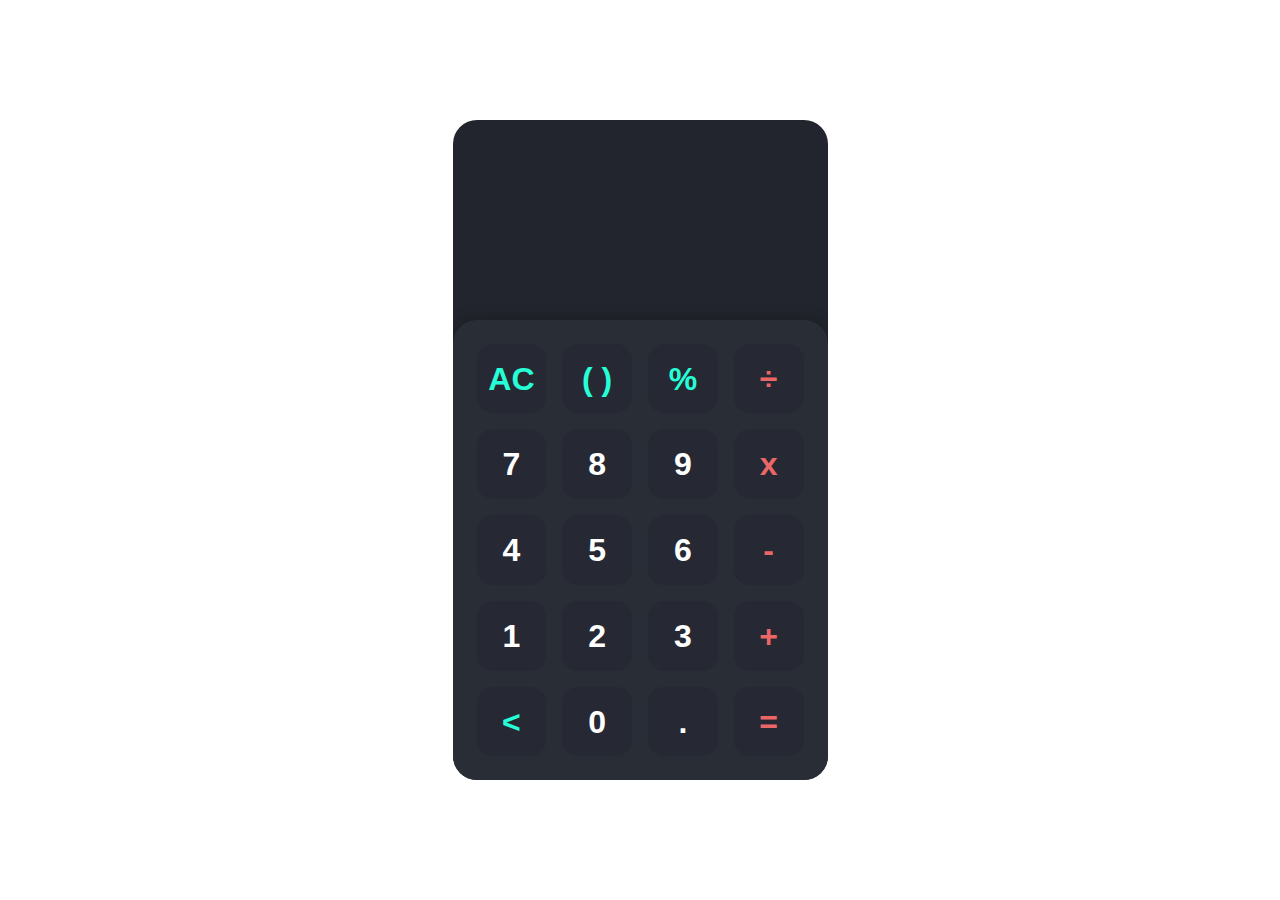
<file: OIBSIP/OIBSIP_4/index.html>
<!DOCTYPE html>
<html lang="en">
<head>
	<meta charset="UTF-8">
	<meta http-equiv="X-UA-Compatible" content="IE=edge">
	<meta name="viewport" content="width=device-width, initial-scale=1.0">
	<title>Calculator</title>
	<link rel="stylesheet" href="style.css" />
</head>
<body>
	
	<div class="app">

		<div class="calculator">

			<div class="display">
				<div class="content">
					<div class="input"></div>
					<div class="output"></div>
				</div>
			</div>

			<div class="keys">

				<div data-key="clear" class="key action">
					<span>AC</span>
				</div>

				<div data-key="brackets" class="key action">
					<span>( )</span>
				</div>

				<div data-key="%" class="key action">
					<span>%</span>
				</div>

				<div data-key="/" class="key operator">
					<span>÷</span>
				</div>

				<div data-key="7" class="key">
					<span>7</span>
				</div>

				<div data-key="8" class="key">
					<span>8</span>
				</div>

				<div data-key="9" class="key">
					<span>9</span>
				</div>

				<div data-key="*" class="key operator">
					<span>x</span>
				</div>

				<div data-key="4" class="key">
					<span>4</span>
				</div>

				<div data-key="5" class="key">
					<span>5</span>
				</div>

				<div data-key="6" class="key">
					<span>6</span>
				</div>

				<div data-key="-" class="key operator">
					<span>-</span>
				</div>

				<div data-key="1" class="key">
					<span>1</span>
				</div>

				<div data-key="2" class="key">
					<span>2</span>
				</div>

				<div data-key="3" class="key">
					<span>3</span>
				</div>

				<div data-key="+" class="key operator">
					<span>+</span>
				</div>

				<div data-key="backspace" class="key action">
					<span>&lt;</span>
				</div>

				<div data-key="0" class="key">
					<span>0</span>
				</div>

				<div data-key="." class="key">
					<span>.</span>
				</div>
				
				<div data-key="=" class="key operator">
					<span>=</span>
				</div>
			</div>

		</div>

	</div>

	<script src="script.js"></script>
</body>
</html>
</file>
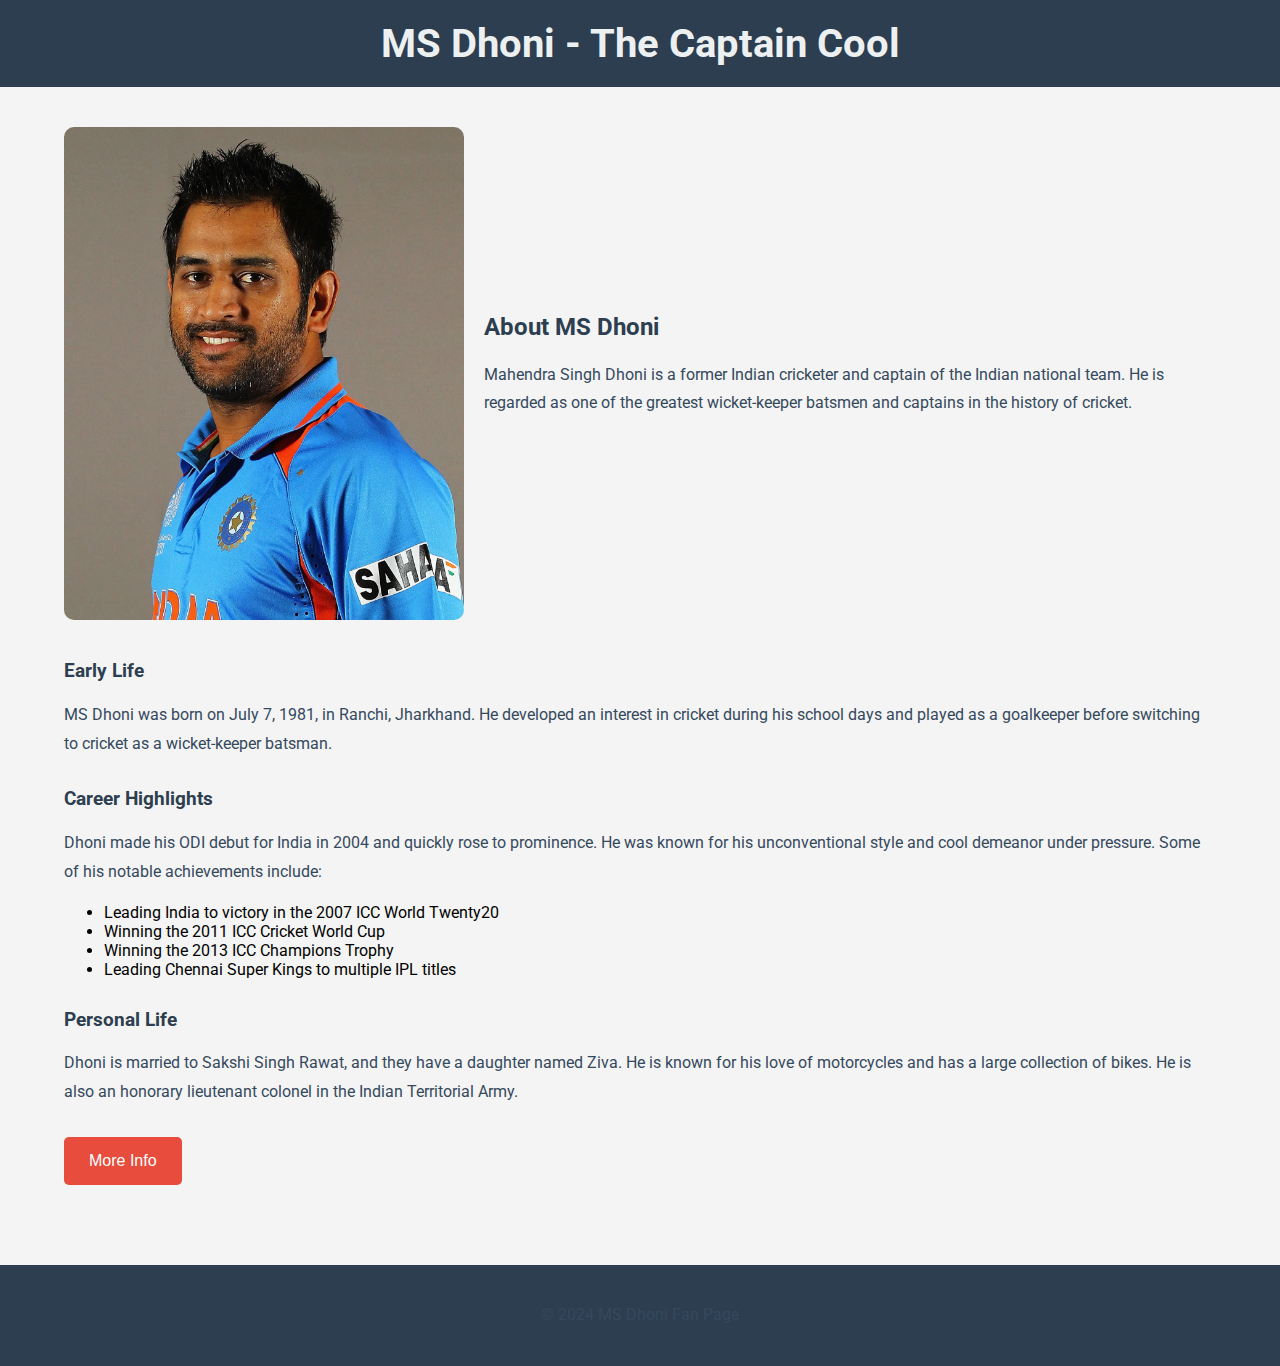
<file: OIBSIP/OIBSIP_5/index.html>
<!DOCTYPE html>
<html lang="en">
<head>
    <meta charset="UTF-8">
    <meta name="viewport" content="width=device-width, initial-scale=1.0">
    <title>MS Dhoni Tribute Page</title>
    <link rel="stylesheet" href="style.css">
    <link href="https://fonts.googleapis.com/css2?family=Roboto:wght@400;700&display=swap" rel="stylesheet">
</head>
<body>
    <header>
        <div class="container">
            <h1>MS Dhoni - The Captain Cool</h1>
        </div>
    </header>
    <section class="content">
        <div class="container">
            <div class="profile">
                <img src="dhoni.webp" alt="MS Dhoni">
                <div class="profile-text">
                    <h2>About MS Dhoni</h2>
                    <p>Mahendra Singh Dhoni is a former Indian cricketer and captain of the Indian national team. He is regarded as one of the greatest wicket-keeper batsmen and captains in the history of cricket.</p>
                </div>
            </div>
            <div class="sections">
                <div class="section">
                    <h3>Early Life</h3>
                    <p>MS Dhoni was born on July 7, 1981, in Ranchi, Jharkhand. He developed an interest in cricket during his school days and played as a goalkeeper before switching to cricket as a wicket-keeper batsman.</p>
                </div>
                <div class="section">
                    <h3>Career Highlights</h3>
                    <p>Dhoni made his ODI debut for India in 2004 and quickly rose to prominence. He was known for his unconventional style and cool demeanor under pressure. Some of his notable achievements include:</p>
                    <ul>
                        <li>Leading India to victory in the 2007 ICC World Twenty20</li>
                        <li>Winning the 2011 ICC Cricket World Cup</li>
                        <li>Winning the 2013 ICC Champions Trophy</li>
                        <li>Leading Chennai Super Kings to multiple IPL titles</li>
                    </ul>
                </div>
                <div class="section">
                    <h3>Personal Life</h3>
                    <p>Dhoni is married to Sakshi Singh Rawat, and they have a daughter named Ziva. He is known for his love of motorcycles and has a large collection of bikes. He is also an honorary lieutenant colonel in the Indian Territorial Army.</p>
                </div>
            </div>
            <button id="more-info">More Info</button>
        </div>
    </section>
    <div id="info-modal" class="modal">
        <div class="modal-content">
            <span class="close">&times;</span>
            <h2>More Information About MS Dhoni</h2>
            <p>MS Dhoni is known for his calm demeanor on the field and his ability to finish matches under pressure. He has also received numerous awards, including the ICC ODI Player of the Year award in 2008 and 2009. Dhoni's leadership style has been praised for its effectiveness and his ability to inspire his team to perform under pressure.</p>
            <p>In addition to his cricketing achievements, Dhoni has been involved in various business ventures, including owning a stake in the Indian Super League team Chennaiyin FC. He has also appeared in several advertisements and endorsements, making him one of the most marketable sports personalities in India.</p>
        </div>
    </div>
    <footer>
        <div class="container">
            <p>&copy; 2024 MS Dhoni Fan Page</p>
        </div>
    </footer>
    <script src="script.js"></script>
</body>
</html>
</file>
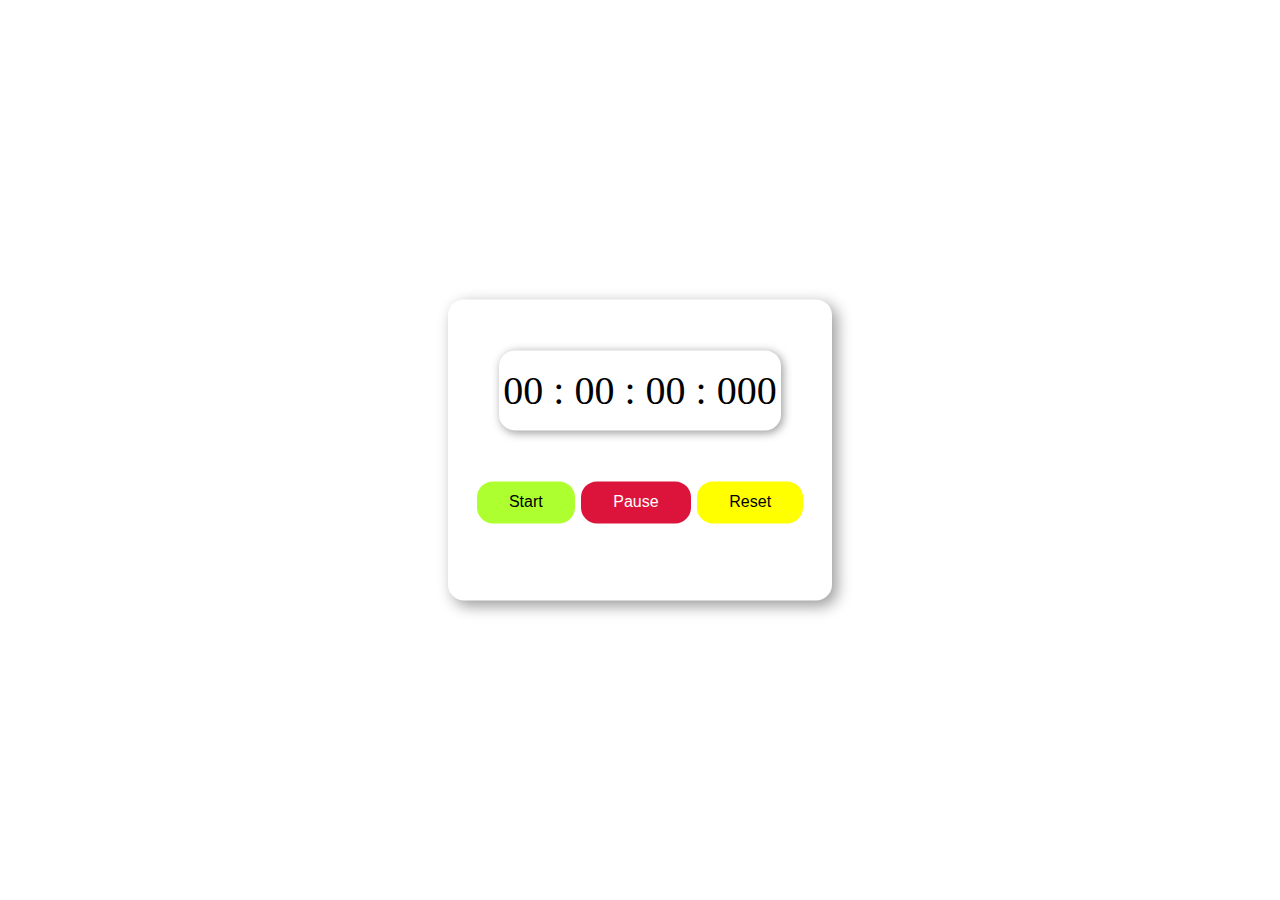
<file: Prodigy/PRODIGY_WD_02/index.html>
<!DOCTYPE html>
<html lang="en">
<head>
  <meta charset="UTF-8">
  <meta name="viewport" content="width=device-width, initial-scale=1.0">
  <title>Document</title>
  <link rel="stylesheet" href="style.css">
</head>
<body>
  <div class="container">
    <div class="display-time">
      00 : 00 : 00 : 000
    </div>
    <div class="buttons">
      <button class="start">Start</button>
      <button class="pause">Pause</button>
      <button class="reset">Reset</button>
    </div>
    <div class="lap">
      <ul class="laps"></ul>
    </div>
  </div>
  <script src="script.js"></script>
</body>
</html>
</file>
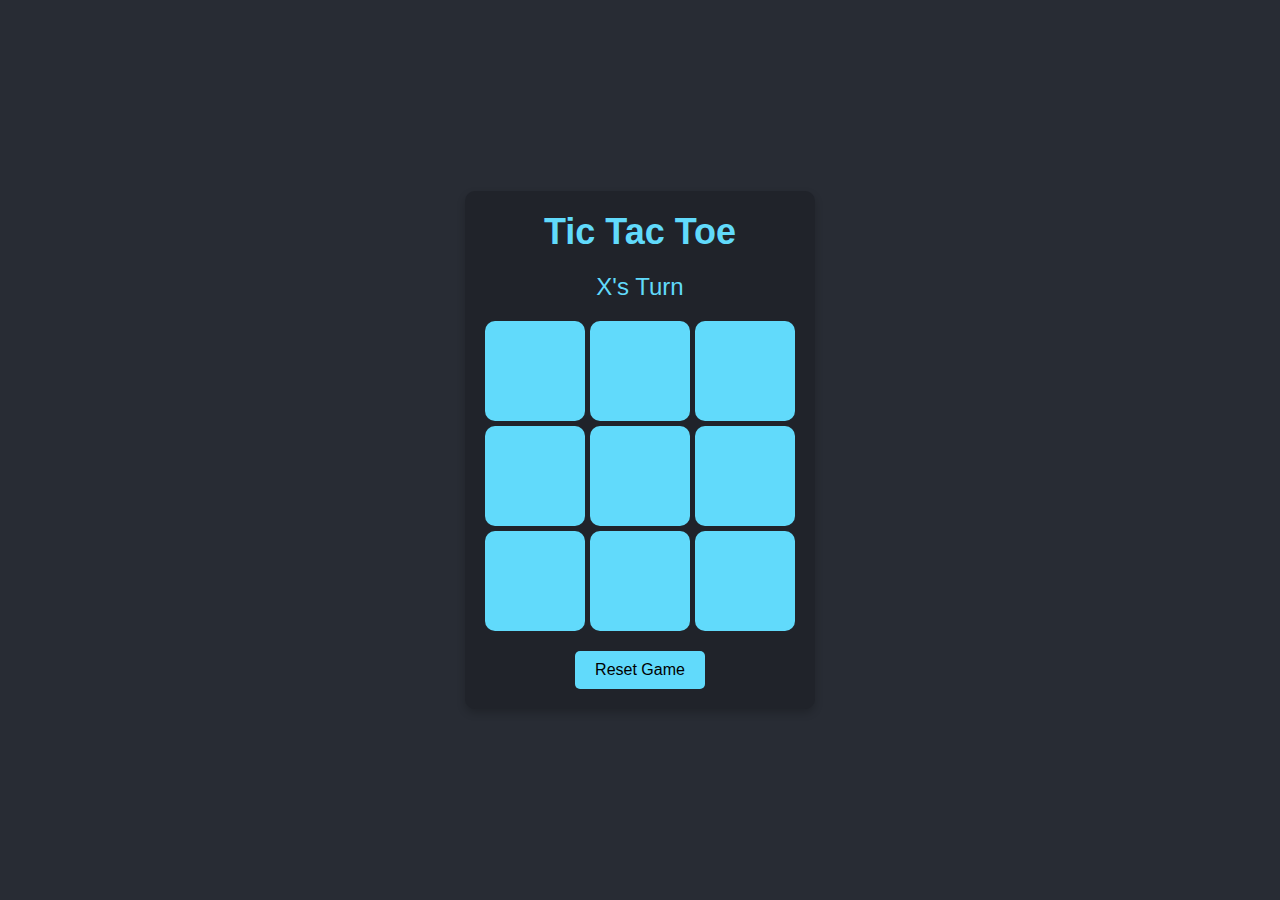
<file: Prodigy/PRODIGY_WD_03/index.html>
<!DOCTYPE html>
<html lang="en">
<head>
    <meta charset="UTF-8">
    <meta name="viewport" content="width=device-width, initial-scale=1.0">
    <title>Tic Tac Toe</title>
    <link rel="stylesheet" href="styles.css">
</head>
<body>
    <div id="game">
        <h1>Tic Tac Toe</h1>
        <div id="status"></div>
        <div class="board">
            <div class="cell" data-cell></div>
            <div class="cell" data-cell></div>
            <div class="cell" data-cell></div>
            <div class="cell" data-cell></div>
            <div class="cell" data-cell></div>
            <div class="cell" data-cell></div>
            <div class="cell" data-cell></div>
            <div class="cell" data-cell></div>
            <div class="cell" data-cell></div>
        </div>
        <button id="reset">Reset Game</button>
    </div>
    <script src="script.js"></script>
</body>
</html>
</file>
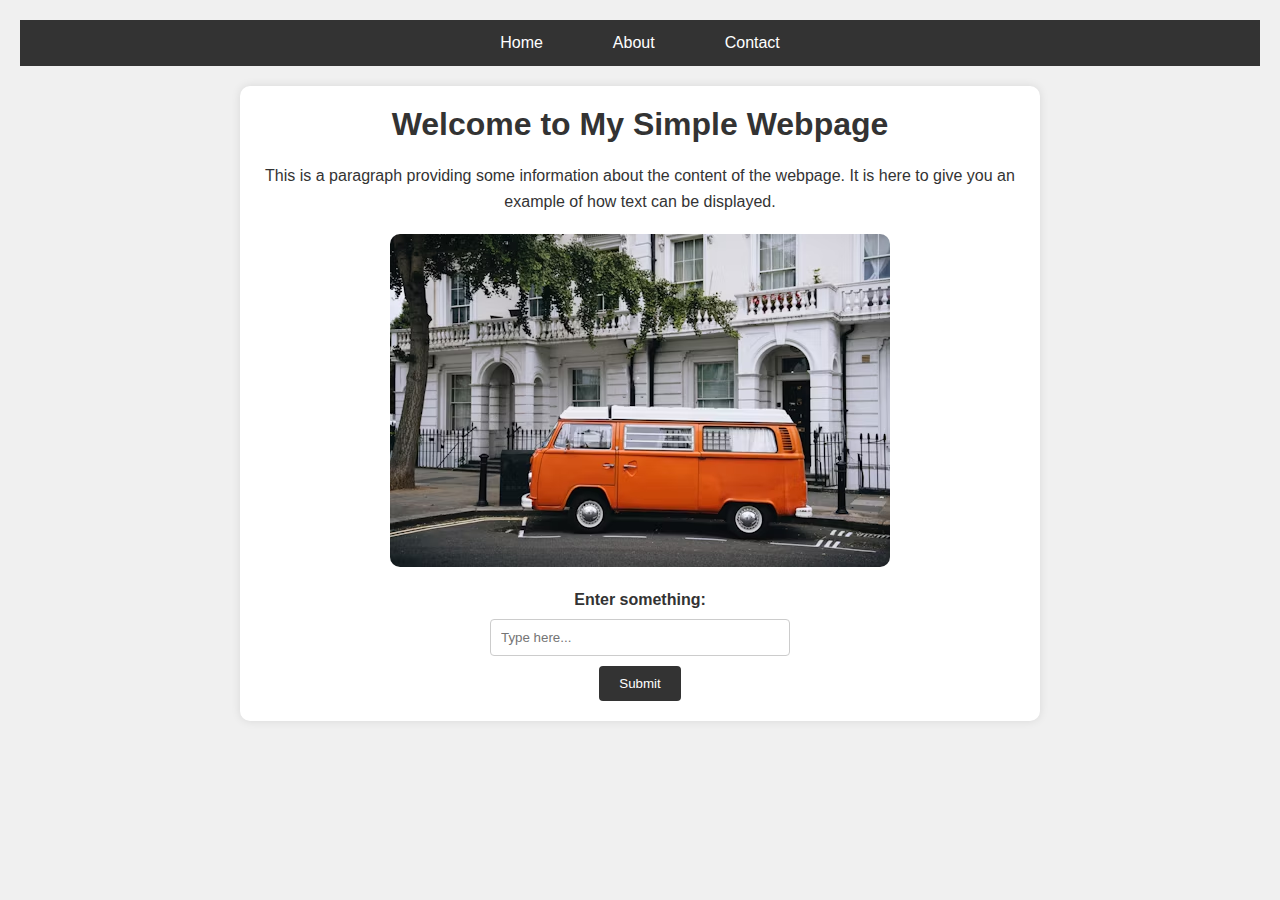
<file: Cognifyz/Level 1/Task 1/index.html>
<!DOCTYPE html>
<html lang="en">
<head>
    <meta charset="UTF-8">
    <meta name="viewport" content="width=device-width, initial-scale=1.0">
    <title>Simple Webpage</title>
    <link rel="stylesheet" href="style.css">
</head>
<body>
    <!-- Navigation Menu -->
    <nav>
        <ul class="nav-menu">
            <li><a href="#home">Home</a></li>
            <li><a href="#about">About</a></li>
            <li><a href="#contact">Contact</a></li>
        </ul>
    </nav>

    <!-- Main Content -->
    <div class="container">
        <h1>Welcome to My Simple Webpage</h1>
        <p>This is a paragraph providing some information about the content of the webpage. It is here to give you an example of how text can be displayed.</p>
        <img src="photo1.avif" alt="Placeholder Image">

        <!-- Basic Form -->
        <form class="basic-form">
            <label for="input-field">Enter something:</label>
            <input type="text" id="input-field" name="input-field" placeholder="Type here...">
            <button type="submit">Submit</button>
        </form>
    </div>
</body>
</html>
</file>
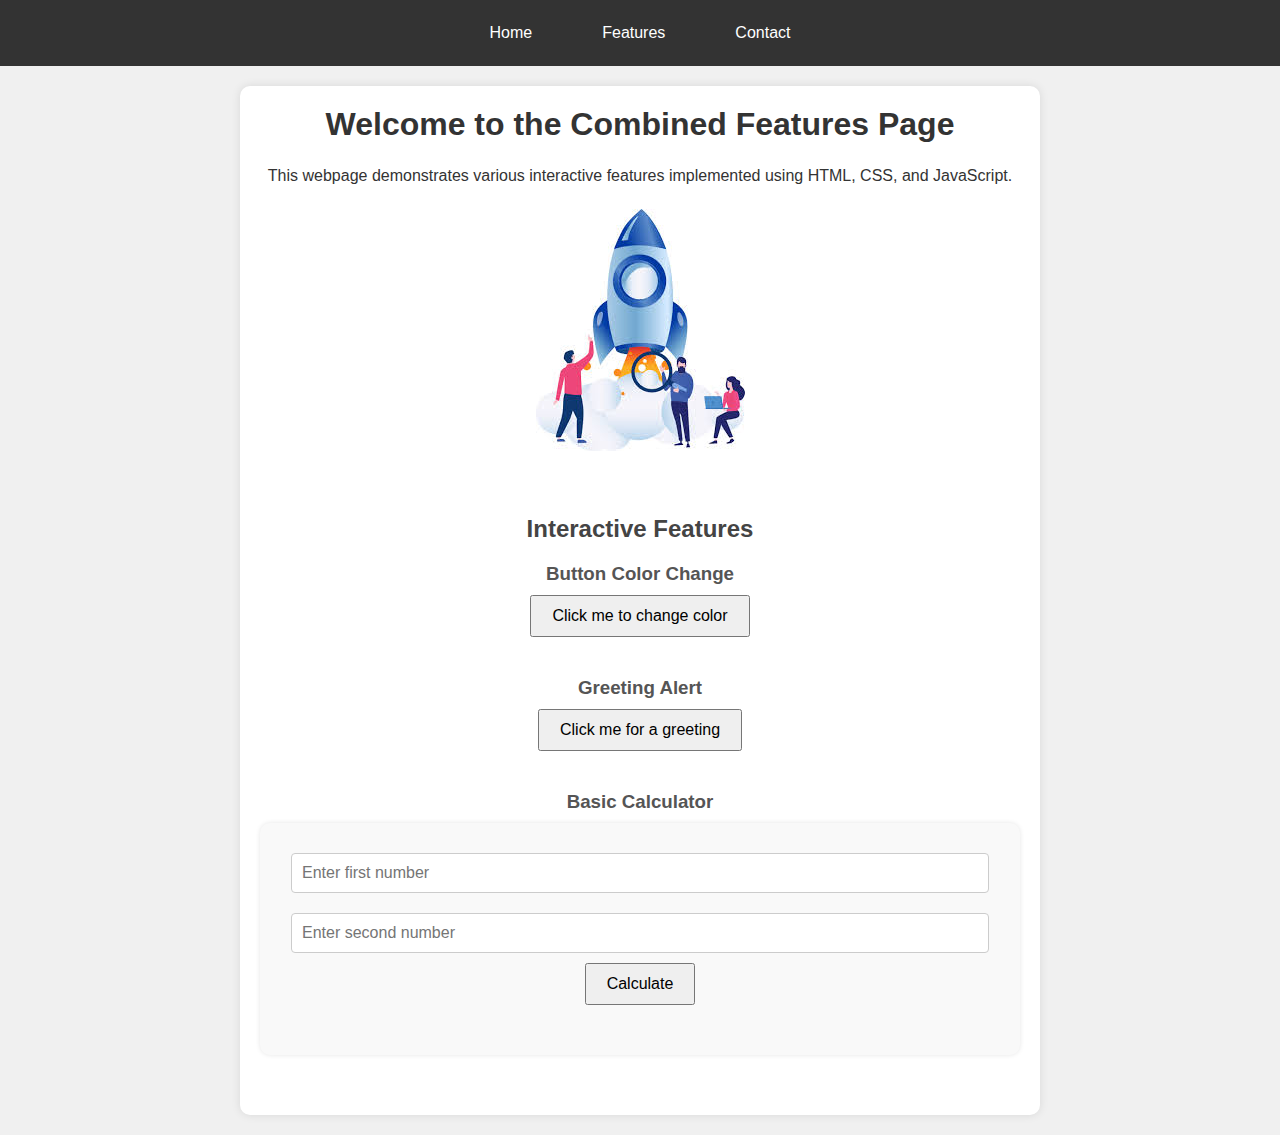
<file: Cognifyz/Level 1/Task 2/index.html>
<!DOCTYPE html>
<html lang="en">
<head>
    <meta charset="UTF-8">
    <meta name="viewport" content="width=device-width, initial-scale=1.0">
    <title>Combined Features Page</title>
    <link rel="stylesheet" href="style.css">
</head>
<body>
    <!-- Navigation Menu -->
    <nav>
        <ul class="nav-menu">
            <li><a href="#home">Home</a></li>
            <li><a href="#features">Features</a></li>
            <li><a href="#contact">Contact</a></li>
        </ul>
    </nav>

    <!-- Main Content -->
    <div class="container">
        <section id="home">
            <h1>Welcome to the Combined Features Page</h1>
            <p>This webpage demonstrates various interactive features implemented using HTML, CSS, and JavaScript.</p>
            <img src="photo1.jpeg" alt="Placeholder Image">
        </section>

        <section id="features">
            <h2>Interactive Features</h2>

            <!-- Button Color Change -->
            <div class="feature">
                <h3>Button Color Change</h3>
                <button id="colorButton">Click me to change color</button>
            </div>

            <!-- Greeting Alert -->
            <div class="feature">
                <h3>Greeting Alert</h3>
                <button id="greetButton">Click me for a greeting</button>
            </div>

            <!-- Basic Calculator -->
            <div class="feature">
                <h3>Basic Calculator</h3>
                <div class="calculator">
                    <input type="number" id="number1" placeholder="Enter first number">
                    <input type="number" id="number2" placeholder="Enter second number">
                    <button id="calculateButton">Calculate</button>
                    <div id="result"></div>
                </div>
            </div>
        </section>
    </div>

    <script src="script.js"></script>
</body>
</html>
</file>
<file: mantosh.todoapp/style.css>
body {
  font-family: Arial, sans-serif;
  background-color: #f4f4f4;
  display: flex;
  justify-content: center;
  align-items: center;
  height: 100vh;
  margin: 0;
}

.container {
  background-color: white;
  padding: 20px;
  border-radius: 5px;
  box-shadow: 0 0 10px rgba(0, 0, 0, 0.1);
  width: 300px;
  text-align: center;
}

h1 {
  margin: 0;
  margin-bottom: 20px;
}

.input-container {
  display: flex;
  justify-content: space-between;
  margin-bottom: 20px;
}

#todo-input {
  width: 70%;
  padding: 10px;
  border: 1px solid #ddd;
  border-radius: 3px;
}

#add-btn {
  width: 25%;
  background-color: #5cb85c;
  color: white;
  border: none;
  padding: 10px;
  border-radius: 3px;
  cursor: pointer;
}

#add-btn:hover {
  background-color: #4cae4c;
}

#todo-list {
  list-style: none;
  padding: 0;
}

.todo-item {
  background-color: #f9f9f9;
  padding: 10px;
  border-bottom: 1px solid #ddd;
  display: flex;
  justify-content: space-between;
  align-items: center;
}

.todo-item:last-child {
  border-bottom: none;
}

.delete-btn {
  background-color: #d9534f;
  color: white;
  border: none;
  padding: 5px 10px;
  border-radius: 3px;
  cursor: pointer;
}

.delete-btn:hover {
  background-color: #c9302c;
}
</file>
<file: BharatIntern/BHARATINTERN_WD_02/style.css>
*{
margin: 0;
padding: 0;
box-sizing: border-box;
outline: none;
border: none;
font-family: sans-serif;
}
 
html,body{
width: 100%;
height: 100%;
}

body{
  min-height: 100vh;
  display: flex;
  align-items: center;
  justify-content: center;
  /* linear-gradient(45deg,rgba(230,191,205,0.4),rgba(230,191,205,0.4) */
  /* linear-gradient(45deg,rgba(184,37,179,0.4),rgba(184,37,179,0.4) */
  /* background-color: linear-gradient(45deg ,rgba(188,231,142,0.4),rgba(188,231,142,0.4)); */
  color: #fff;
  /* overflow: hidden; */
  transition: 2s ease-in-out;
}

.overlay{
  width: 100%;
  /* background-color: #1111117c; */
  padding: 1.5vw;
  border-radius: 1vw;

}
.container{
  height: min-content;
  width: 25vw;
  background-color: #fff;
  border-radius: 1vw;
  background-position: center;
  background-size: cover;
}

.search-box{
  display: flex;
  justify-content: space-between;
  align-items: center;
  width: 100%;
  height: min-content;
}

.search-box input{
  width: 84%;
  text-transform: capitalize;
  background-color: #e6f5fb;
  outline: none;
  border-radius: 1vw;
  padding: 1vw 1.5vw;
  font-size: 1vw;
  font-weight: 600;
  box-shadow: 3px 3px 20px rgba(0,0,0,0.25);
}

.search-box input::placeholder{
  color: gray;
}

.search-box button{
  width: 3vw;
  height: 3vw;
  border-radius: 50%;
  text-align: center;
  background-color: #e6f5fb;
  cursor: pointer;
  font-size: 1vw;
  box-shadow: 3px 3px 20px rgba(0,0,0,0.25);
}

.search-box button:hover{
  background-color: #1f1f1f;
  color: #fff;
}

.weather-body {
  display: flex;
  justify-content: center;
  align-items: center;
  flex-direction: column;
  margin-block: 1.5vw;
  display: none;
}

.weather-body img{
  width: 60%;
}

.weather-box{
  margin-block: 1.5vw;
  text-align: center;
}

.weather-box .temp{
  font-size: 3vw;
  font-weight: 700;
  position: relative;
}

.weather-box .temp sup{
  font-size: 1.2vw;
  position: absolute;
  font-weight: 600;
}

.weather-box .description{
  font-size: 1.2vw;
  font-weight: 600;
  text-transform: capitalize;
}

.weather-details{
  display: flex;
  width: 100%;
  justify-content: space-between;
  margin-top: 2vw;
  padding: 0 2vw;
}
.humidity,.wind{
  display: flex;
  align-items: center;
}

.weather-details i{
  font-size: 2vw;
}

.weather-details .text{
  margin-left: 1vw;
  font-size: 1vw;
}

.text span{
  font-weight: 700;
}

.location-not-found{
  margin-top: 2vw;
  display: flex;
  align-items: center;
  justify-content: center;
  flex-direction: column;
  display: none;
}

.location-not-found img{
  width: 80%;
}

.location-not-found h1{
  font-size: 1.2vw;
  color: #1f1f1f;
  margin-block-end: 2vw;
}

.myBox{
  width: 100%;
  display: flex;
  align-items: center;
  text-align: center;
  justify-content: center;
  margin-top: 3vw;
}
.myBox p a{
  text-decoration: none;
  color: rgb(255, 100, 100);
  font-weight: 600;
  font-size: 1.75vw;
}

.myBox p{
  font-size: 1.5vw;
  color: #111;
}

.details{
  display: flex;
  align-items: center;
  justify-content: center;
  margin-top: 3vw;
  gap: 2vw;
}

.details i{
  font-size: 1.5vw;
  color: #111;
  cursor: pointer;
}


@media (max-width:550px) {
  .container{
    width: 100%;
    height: 100%;
  }
  .overlay{
    height: 100vh;
    width: 100%;
  }
  .search-box{
    justify-content: center;
    gap: 3vw;
    margin-top: 10vw;
  }
  .search-box input{
    height: 8vw;
    width: 70%;
    font-size: 3.5vw;
    border-radius: 33vw;
    padding: 0px 4vw;
  }
  .search-box button{
    height: 8vw;
    width: 8vw;
    font-size: 4vw;
  }
  .weather-body .temp{
    font-size: 16vw;
  }
  .weather-body .temp sup{
    font-size: 7vw;
  }
  .weather-body .description{
    font-size: 5vw;
  }
  .humidity i{
    font-size: 8vw;
  }
  #humidity,#wind-speed{
    font-size: 3.5vw;
  }
  .text p{
    font-size: 2.7vw;
  }
  .wind i{
    font-size: 8vw;
  }
  .weather-details{
    justify-content: space-around;
    margin-top: 4vw;
  }

  .myBox p a{
    font-size: 4vw;
  }
  .myBox p{
    font-size: 3.7vw;
  }

  .details{
    gap: 6vw;
    margin-top: 18vw;
  }
  .details a i{
    font-size: 5vw;
  }
  .weather-body img{
    width: 42%;
  }
  .location-not-found h1{
    font-size: 5vw;
    margin-top: 10vw;
    margin-bottom: 10vw;
  }
  .location-not-found img{
    width: 60%;
  }
}
</file>
<file: BharatIntern/BHARATINTERN_WD_03/home_page.css>
*{
  margin: 0;
  padding: 0;
}
body{
  font-family: 'Netflix Sans', sans-serif;
  background-color: #111;
}
::-webkit-scrollbar{
  width: 7px;
  background-color: #111;
}
::-webkit-scrollbar-thumb{
  background-color: white;
  border-radius: 10px;
}
.nav{
  position: fixed;
  top: 0;
  padding: 20px 40px;
  width: 100%;
  display: flex;
  align-items: center;
  justify-content: space-between;
  z-index: 1;
  transition-timing-function: ease-in;
  transition: all .5s;
}
.nav.active{
  background-color: #111;
}
.nav__left{
  margin-left: 10px;

}
.nav_logo{
  width: 180px
}
.nav__right{
  position: fixed;
  right: 30px;
  display: flex;
  margin-right: 10px;
}
.nav_avatar{
  width: 40px;
}
#banner{
  color: white;
  object-fit: contain;
  height: 644px;
  background-position: center center;
  background-size: cover;
}
#banner__contents{
  margin-left: 70px;
  padding-top: 340px;
  height: 190px;

}
#banner__title{
  font-size: 3rem;
  font-weight: 800;
  padding-bottom: 0.3rem;
}
#banner__description{
  width: 45rem;
  line-height: 1.5;
  padding-top: 1rem;
  font-size: .9rem;
  max-width: 360px;
  height: 80px;
}
#banner__button{
  cursor: pointer;
  color: white;
  outline: none;
  border: none;
  font-weight: 700;
  border-radius: .2vw;
  padding-left: 2rem;
  margin-top: 1rem;
  margin-bottom: 1rem;
  padding-right: 2rem;
  margin-right: 1rem;
  padding-top: .5rem;
  background-color: rgba(51,51,51,.5);
  padding-bottom: .5rem;
}
#banner__button:hover{
  color: black;
  background-color: #e6e6e6;
  transition: all .3s;
}
#banner__fadeBottom{
  height: 7.4rem;
  background: linear-gradient(
    180deg,
    transparent,
    rgba(37,37,37, .61),
    #111
  );
}

.row{
  margin-left: 20px;
  color: white;
}
.row__poster{
  object-fit: contain;
  width: 100%;
  max-height: 120px;
  margin-right: 10px;
  transition: transform 500ms;
}
.row__posters::-webkit-scrollbar{
  display: none;
}
.row__posters{
  display: flex;
  overflow-y: hidden;
  overflow-x: scroll;
  padding: 20px;
  
}
.row__poster:hover{
  transform: scale(1.08);
}
.row__posterLarge, 
.row__posterLarge1,
.row__posterLarge2{
  object-fit: contain;
  width: 100%;
  max-height: 250px;
  margin-right: 10px;
  transition: transform 500ms;

}
.row__posterLarge:hover,
.row__posterLarge1:hover,
.row__posterLarge2:hover{
  transform: scale(1.09);
  opacity: 1;

}
</file>
<file: OIBSIP/OIBSIP_1/style.css>
:root {
  --primary-color: #111317;
  --primary-color-light: #1f2125;
  --primary-color-extra-light: #35373b;
  --secondary-color: #f9ac54;
  --secondary-color-dark: #d79447;
  --text-light: #d1d5db;
  --white: #ffffff;
  --max-width: 1200px;
}

* {
  padding: 0;
  margin: 0;
  box-sizing: border-box;
}

.section__container {
  max-width: var(--max-width);
  margin: auto;
  padding: 5rem 1rem;
}

.section__header {
  margin-bottom: 1rem;
  font-size: 2.25rem;
  font-weight: 600;
  text-align: center;
  color: var(--white);
}

.section__subheader {
  max-width: 600px;
  margin: auto;
  text-align: center;
  color: var(--text-light);
}

.btn {
  padding: 1rem 2rem;
  outline: none;
  border: none;
  font-size: 1rem;
  color: var(--white);
  background-color: var(--secondary-color);
  border-radius: 5px;
  cursor: pointer;
  transition: 0.3s;
}

.btn:hover {
  background-color: var(--secondary-color-dark);
}

img {
  width: 100%;
  display: flex;
}

a {
  text-decoration: none;
}

.bg__blur {
  position: absolute;
  box-shadow: 0 0 1000px 50px var(--secondary-color);
  z-index: -1;
}

body {
  font-family: "Poppins", sans-serif;
  background-color: var(--primary-color);
}

nav {
  max-width: var(--max-width);
  margin: auto;
  padding: 2rem 1rem;
  display: flex;
  align-items: center;
  justify-content: space-between;
  gap: 2rem;
}

.nav__logo {
  max-width: 150px;
}

.nav__links {
  list-style: none;
  display: flex;
  align-items: center;
  gap: 3rem;
}

.link a {
  position: relative;
  padding-bottom: 0.75rem;
  color: var(--white);
}

.link a::after {
  content: "";
  position: absolute;
  height: 2px;
  width: 0;
  left: 0;
  bottom: 0;
  background-color: var(--secondary-color);
  transition: 0.3s;
}

.link a:hover::after {
  width: 50%;
}

.header__container {
  position: relative;
  padding-top: 2rem;
  display: grid;
  grid-template-columns: repeat(2, 1fr);
  align-items: center;
  gap: 2rem;
}

.header__container::before {
  content: "FITNESS";
  position: absolute;
  bottom: 5rem;
  right: 20rem;
  font-size: 10rem;
  font-weight: 700;
  line-height: 7rem;
  color: var(--white);
  opacity: 0.05;
  z-index: -1;
}

.header__blur {
  bottom: 5rem;
  right: 0;
}

.header__content h4 {
  margin-bottom: 1rem;
  font-size: 1rem;
  font-weight: 600;
  color: var(--secondary-color);
}

.header__content h1 {
  margin-bottom: 1rem;
  font-size: 5rem;
  font-weight: 700;
  line-height: 6rem;
  color: var(--white);
}

.header__content h1 span {
  -webkit-text-fill-color: transparent;
  -webkit-text-stroke: 1px var(--white);
}

.header__content p {
  margin-bottom: 2rem;
  color: var(--text-light);
}

.header__image {
  position: relative;
}

.header__image::before {
  content: "o";
  position: absolute;
  top: 0;
  left: 50%;
  transform: translateX(-50%);
  font-size: 40rem;
  font-weight: 400;
  line-height: 20rem;
  color: var(--secondary-color);
  opacity: 0.1;
  z-index: -1;
}

.header__image img {
  max-width: 350px;
  margin: auto;
}

.explore__header {
  display: flex;
  align-items: center;
  justify-content: space-between;
  gap: 2rem;
}

.explore__nav {
  display: flex;
  align-items: center;
  gap: 2rem;
}

.explore__nav span {
  padding: 0 6px;
  font-size: 1.5rem;
  color: var(--white);
  border: 2px solid var(--white);
  border-radius: 100%;
  cursor: pointer;
  transition: 0.3s;
}

.explore__nav span:hover {
  color: var(--secondary-color);
  border-color: var(--secondary-color);
}

.explore__grid {
  margin-top: 4rem;
  display: grid;
  grid-template-columns: repeat(4, 1fr);
  gap: 2rem;
}

.explore__card {
  padding: 1rem;
  background-color: var(--primary-color-light);
  border: 2px solid transparent;
  border-radius: 10px;
  transition: 0.3s;
}

.explore__card:hover {
  background-color: var(--primary-color-extra-light);
  border-color: var(--secondary-color);
}

.explore__card span {
  display: inline-block;
  padding: 2px 9px;
  margin-bottom: 1rem;
  font-size: 1.75rem;
  color: var(--white);
  background-color: var(--secondary-color-dark);
  border-radius: 5px;
}

.explore__card h4 {
  margin-bottom: 0.5rem;
  font-size: 1.2rem;
  font-weight: 600;
  color: var(--white);
}

.explore__card p {
  margin-bottom: 1rem;
  color: var(--text-light);
}

.explore__card a {
  color: var(--white);
  transition: 0.3s;
}

.explore__card a:hover {
  color: var(--secondary-color);
}

.class__container {
  display: grid;
  grid-template-columns: repeat(2, 1fr);
  gap: 2rem;
}

.class__image {
  position: relative;
}

.class__image .class__img-1 {
  position: absolute;
  right: 0;
  top: 0;
  max-width: 500px;
  border-radius: 10px;
}

.class__image .class__img-2 {
  position: absolute;
  left: 0;
  bottom: 0;
  max-width: 300px;
  border-radius: 10px;
}

.class__content {
  padding: 2rem 0;
}

.class__content .section__header {
  text-align: left;
  max-width: 400px;
}

.class__content p {
  margin-bottom: 4rem;
  color: var(--text-light);
}

.join__image {
  margin-top: 4rem;
  position: relative;
}

.join__image img {
  border-radius: 10px;
}

.join__grid {
  position: absolute;
  bottom: -5rem;
  width: calc(100% - 4rem);
  padding: 2rem;
  margin: 0 2rem;
  display: flex;
  flex-wrap: wrap;
  gap: 2rem;
  background-color: var(--primary-color-light);
  border-radius: 10px;
}

.join__card {
  flex: 1 1 250px;
  display: flex;
  align-items: center;
  gap: 1rem;
}

.join__card span {
  padding: 5px 12px;
  font-size: 1.75rem;
  color: var(--white);
  background-color: var(--secondary-color-dark);
  border-radius: 5px;
}

.join__card h4 {
  margin-bottom: 0.5rem;
  font-size: 1.2rem;
  font-weight: 500;
  color: var(--white);
}

.join__card p {
  color: var(--text-light);
}

.price__grid {
  margin-top: 4rem;
  display: grid;
  grid-template-columns: repeat(3, 1fr);
  gap: 2rem;
}

.price__card {
  padding: 3rem 2rem;
  display: flex;
  flex-direction: column;
  background-color: var(--primary-color-light);
  border: 2px solid transparent;
  border-radius: 10px;
  transition: 0.3s;
}

.price__card:hover {
  background-color: var(--primary-color-extra-light);
  border-color: var(--secondary-color);
}

.price__card__content {
  flex: 1;
  margin-bottom: 2rem;
}

.price__card h4 {
  margin-bottom: 1rem;
  font-size: 1.2rem;
  font-weight: 500;
  color: var(--white);
}

.price__card h3 {
  padding-bottom: 1rem;
  margin-bottom: 2rem;
  font-size: 2rem;
  font-weight: 600;
  color: var(--white);
  border-bottom: 2px solid var(--white);
}

.price__card p {
  margin-bottom: 0.75rem;
  color: var(--white);
}

.price__card p i {
  margin-right: 0.5rem;
  font-size: 1.2rem;
  color: var(--secondary-color);
}

.price__btn {
  color: var(--secondary-color);
  background-color: transparent;
  border: 2px solid var(--secondary-color);
}

.price__btn:hover {
  color: var(--white);
  background-color: var(--secondary-color);
}

.review {
  background-color: var(--primary-color-light);
}

.review__container {
  display: flex;
  gap: 2rem;
}

.review__container > span {
  font-size: 6rem;
  color: var(--secondary-color);
  opacity: 0.5;
}

.review__content {
  flex: 1;
}

.review__content h4 {
  margin-bottom: 1rem;
  font-size: 1.3rem;
  font-weight: 600;
  color: var(--white);
}

.review__content p {
  max-width: 800px;
  margin-bottom: 2rem;
  color: var(--text-light);
}

.review__rating span {
  font-size: 1.5rem;
  color: var(--secondary-color);
}

.review__footer {
  margin-top: 4rem;
  display: flex;
  align-items: center;
  justify-content: space-between;
  gap: 2rem;
}

.review__member {
  display: flex;
  align-items: flex-start;
  gap: 1rem;
}

.review__member img {
  max-width: 60px;
  border-radius: 100%;
}

.review__member__details h4 {
  margin-bottom: 0;
}

.review__nav {
  display: flex;
  align-items: center;
  gap: 2rem;
}

.review__nav span {
  font-size: 2rem;
  color: var(--secondary-color);
  cursor: pointer;
}

.footer__container {
  position: relative;
  display: grid;
  grid-template-columns: 400px repeat(3, 1fr);
  gap: 2rem;
}

.footer__blur {
  bottom: 0;
  right: 0;
}

.footer__logo {
  max-width: 150px;
  margin-bottom: 2rem;
}

.footer__col p {
  margin-bottom: 2rem;
  color: var(--text-light);
}

.footer__socials {
  display: flex;
  align-items: center;
  gap: 1rem;
}

.footer__socials a {
  padding: 5px 10px;
  font-size: 1.25rem;
  color: var(--secondary-color);
  border: 1px solid var(--secondary-color);
  border-radius: 100%;
  transition: 0.3s;
}

.footer__socials a:hover {
  color: var(--white);
  background-color: var(--secondary-color);
}

.footer__col h4 {
  margin-bottom: 2rem;
  font-size: 1.2rem;
  font-weight: 500;
  color: var(--white);
}

.footer__col > a {
  display: block;
  margin-bottom: 1rem;
  color: var(--text-light);
  transition: 0.3s;
}

.footer__col > a:hover {
  color: var(--secondary-color);
}

.footer__bar {
  max-width: var(--max-width);
  margin: auto;
  padding: 1rem;
  font-size: 0.8rem;
  color: var(--white);
}

@media (width < 900px) {
  .nav__links {
    display: none;
  }

  .header__container {
    grid-template-columns: repeat(1, 1fr);
  }

  .header__image {
    grid-area: 1/1/2/2;
  }

  .explore__grid {
    grid-template-columns: repeat(2, 1fr);
    gap: 1rem;
  }

  .class__container {
    grid-template-columns: repeat(1, 1fr);
  }

  .class__image {
    min-height: 500px;
  }

  .price__grid {
    grid-template-columns: repeat(2, 1fr);
  }

  .review__container {
    gap: 2rem;
  }

  .footer__container {
    grid-template-columns: 1fr 200px;
  }
}

@media (width < 600px) {
  .explore__header {
    flex-direction: column;
  }

  .explore__grid {
    grid-template-columns: repeat(1, 1fr);
  }

  .join__container {
    margin-bottom: 15rem;
  }

  .join__grid {
    width: 100%;
    margin: 0;
    bottom: -20rem;
  }

  .price__grid {
    grid-template-columns: repeat(1, 1fr);
  }

  .review__container {
    flex-direction: column;
    gap: 0;
  }

  .review__footer {
    flex-direction: column;
  }

  .footer__container {
    grid-template-columns: 1fr 150px;
  }

  .footer__bar {
    text-align: center;
  }
}
</file>
<file: OIBSIP/OIBSIP_2/style.css>
/* GENERAL */

@import url("https://fonts.googleapis.com/css2?family=Poppins:wght@300;400;500;600&display=swap");

* {
  margin: 0;
  padding: 0;
}

body {
  font-family: "Poppins", sans-serif;
}

html {
  scroll-behavior: smooth;
}

p {
  color: rgb(85, 85, 85);
}

/* TRANSITION */

a,
.btn {
  transition: all 300ms ease;
}

/* DESKTOP NAV */

nav,
.nav-links {
  display: flex;
}

nav {
  justify-content: space-around;
  align-items: center;
  height: 17vh;
}

.nav-links {
  gap: 2rem;
  list-style: none;
  font-size: 1.5rem;
}

a {
  color: black;
  text-decoration: none;
  text-decoration-color: white;
}

a:hover {
  color: grey;
  text-decoration: underline;
  text-underline-offset: 1rem;
  text-decoration-color: rgb(181, 181, 181);
}

.logo {
  font-size: 2rem;
}

.logo:hover {
  cursor: default;
}

/* HAMBURGER MENU */

#hamburger-nav {
  display: none;
}

.hamburger-menu {
  position: relative;
  display: inline-block;
}

.hamburger-icon {
  display: flex;
  flex-direction: column;
  justify-content: space-between;
  height: 24px;
  width: 30px;
  cursor: pointer;
}

.hamburger-icon span {
  width: 100%;
  height: 2px;
  background-color: black;
  transition: all 0.3 ease-in-out;
}

.menu-links {
  position: absolute;
  top: 100%;
  right: 0;
  background-color: white;
  width: fit-content;
  max-height: 0;
  overflow: hidden;
  transition: all 0.3 ease-in-out;
}

.menu-links a {
  display: block;
  padding: 10px;
  text-align: center;
  font-size: 1.5rem;
  color: black;
  text-decoration: none;
  transition: all 0.3 ease-in-out;
}

.menu-links li {
  list-style: none;
}

.menu-links.open {
  max-height: 300px;
}

.hamburger-icon.open span:first-child {
  transform: rotate(45deg) translate(10px, 5px);
}

.hamburger-icon.open span:nth-child(2) {
  opacity: 0;
}

.hamburger-icon.open span:last-child {
  transform: rotate(-45deg) translate(10px, -5px);
}

.hamburger-icon span:first-child {
  transform: none;
}

.hamburger-icon span:first-child {
  opacity: 1;
}

.hamburger-icon span:first-child {
  transform: none;
}

/* SECTIONS */

section {
  padding-top: 4vh;
  height: 96vh;
  margin: 0 10rem;
  box-sizing: border-box;
  min-height: fit-content;
}

.section-container {
  display: flex;
}

/* PROFILE SECTION */

#profile {
  display: flex;
  justify-content: center;
  gap: 5rem;
  height: 80vh;
}

.section__pic-container {
  display: flex;
  height: 400px;
  width: 400px;
  margin: auto 0;
  background-color: black;
  border-radius: 50%;
}

.section__pic-container img{
  border-radius: 50%;
  border-color: antiquewhite;
  border: 2px solid black;
}

.section__text {
  align-self: center;
  text-align: center;
}

.section__text p {
  font-weight: 600;
}

.section__text__p1 {
  text-align: center;
}

.section__text__p2 {
  font-size: 1.75rem;
  margin-bottom: 1rem;
}

.title {
  font-size: 3rem;
  text-align: center;
}

#socials-container {
  display: flex;
  justify-content: center;
  margin-top: 1rem;
  gap: 1rem;
}

/* ICONS */

.icon {
  cursor: pointer;
  height: 2rem;
}

/* BUTTONS */

.btn-container {
  display: flex;
  justify-content: center;
  gap: 1rem;
}

.btn {
  font-weight: 600;
  transition: all 300ms ease;
  padding: 1rem;
  width: 8rem;
  border-radius: 2rem;
}

.btn-color-1,
.btn-color-2 {
  border: rgb(53, 53, 53) 0.1rem solid;
}

.btn-color-1:hover,
.btn-color-2:hover {
  cursor: pointer;
}

.btn-color-1,
.btn-color-2:hover {
  background: rgb(53, 53, 53);
  color: white;
}

.btn-color-1:hover {
  background: rgb(0, 0, 0);
}

.btn-color-2 {
  background: none;
}

.btn-color-2:hover {
  border: rgb(255, 255, 255) 0.1rem solid;
}

.btn-container {
  gap: 1rem;
}

/* ABOUT SECTION */

#about {
  position: relative;
}

.about-containers {
  gap: 2rem;
  margin-bottom: 2rem;
  margin-top: 2rem;
}

.about-details-container {
  justify-content: center;
  flex-direction: column;
}

.about-containers,
.about-details-container {
  display: flex;
}

.about-pic {
  border-radius: 2rem;
}

.arrow {
  position: absolute;
  right: -5rem;
  bottom: 2.5rem;
}

.details-container {
  padding: 1.5rem;
  flex: 1;
  background: white;
  border-radius: 2rem;
  border: rgb(53, 53, 53) 0.1rem solid;
  border-color: rgb(163, 163, 163);
  text-align: center;
}

.section-container {
  gap: 4rem;
  height: 80%;
}

.section__pic-container {
  height: 400px;
  width: 400px;
  margin: auto 0;
}

/* EXPERIENCE SECTION */

#experience {
  position: relative;
}

.experience-sub-title {
  color: rgb(85, 85, 85);
  font-weight: 600;
  font-size: 1.75rem;
  margin-bottom: 2rem;
}

.experience-details-container {
  display: flex;
  justify-content: center;
  flex-direction: column;
}

.article-container {
  display: flex;
  text-align: initial;
  flex-wrap: wrap;
  flex-direction: row;
  gap: 2.5rem;
  justify-content: space-around;
}

article {
  display: flex;
  width: 10rem;
  justify-content: space-around;
  gap: 0.5rem;
}

article .icon {
  cursor: default;
}

/* PROJECTS SECTION */

#projects {
  position: relative;
}

.color-container {
  border-color: rgb(163, 163, 163);
  background: rgb(250, 250, 250);
}

.project-img {
  border-radius: 2rem;
  width: 90%;
  height: 90%;
}

.project-title {
  margin: 1rem;
  color: black;
}

.project-btn {
  color: black;
  border-color: rgb(163, 163, 163);
}

/* CONTACT */

#contact {
  display: flex;
  justify-content: center;
  flex-direction: column;
  height: 70vh;
}

.contact-info-upper-container {
  display: flex;
  justify-content: center;
  border-radius: 2rem;
  border: rgb(53, 53, 53) 0.1rem solid;
  border-color: rgb(163, 163, 163);
  background: (250, 250, 250);
  margin: 2rem auto;
  padding: 0.5rem;
}

.contact-info-container {
  display: flex;
  align-items: center;
  justify-content: center;
  gap: 0.5rem;
  margin: 1rem;
}

.contact-info-container p {
  font-size: larger;
}

.contact-icon {
  cursor: default;
}

.email-icon {
  height: 2.5rem;
}

/* FOOTER SECTION */

footer {
  height: 26vh;
  margin: 0 1rem;
}

footer p {
  text-align: center;
}
</file>
<file: OIBSIP/OIBSIP_2/mediaqueries.css>
@media screen and (max-width: 1400px) {
  #profile {
    height: 83vh;
    margin-bottom: 6rem;
  }
  .about-containers {
    flex-wrap: wrap;
  }
  #contact,
  #projects {
    height: fit-content;
  }
}

@media screen and (max-width: 1200px) {
  #desktop-nav {
    display: none;
  }
  #hamburger-nav {
    display: flex;
  }
  #experience,
  .experience-details-container {
    margin-top: 2rem;
  }
  #profile,
  .section-container {
    display: block;
  }
  .arrow {
    display: none;
  }
  section,
  .section-container {
    height: fit-content;
  }
  section {
    margin: 0 5%;
  }
  .section__pic-container {
    width: 275px;
    height: 275px;
    margin: 0 auto 2rem;
  }
  .about-containers {
    margin-top: 0;
  }
}

@media screen and (max-width: 600px) {
  #contact,
  footer {
    height: 40vh;
  }
  #profile {
    height: 83vh;
    margin-bottom: 0;
  }
  article {
    font-size: 1rem;
  }
  footer nav {
    height: fit-content;
    margin-bottom: 2rem;
  }
  .about-containers,
  .contact-info-upper-container,
  .btn-container {
    flex-wrap: wrap;
  }
  .contact-info-container {
    margin: 0;
  }
  .contact-info-container p,
  .nav-links li a {
    font-size: 1rem;
  }
  .experience-sub-title {
    font-size: 1.25rem;
  }
  .logo {
    font-size: 1.5rem;
  }
  .nav-links {
    flex-direction: column;
    gap: 0.5rem;
    text-align: center;
  }
  .section__pic-container {
    width: 60vw;
    height: 60vw;
    justify-content: center;
  }
  .section__text__p2 {
    font-size: 1.25rem;
  }
  .title {
    font-size: 2rem;
  }
  .text-container {
    text-align: justify;
  }
}
</file>
<file: OIBSIP/OIBSIP_3/style.css>
*{
margin: 0;
padding: 0;
box-sizing: border-box;
border: 0;
}
 
html,body{
width: 100%;
height: 100%;
}
body{
  background-color: #111;
  transition: all 2s linear;
}

.container{
  position: absolute;
  top: 50%;
  left: 50%;
  transform: translate(-50%,-50%);
  display: flex;
  flex-direction: column;
  box-shadow: 2px 2px 10px rgba(0,0,0,0.4);
  padding: 4rem 2rem;
  border-radius: 1rem;
  background-color: #fff;
}

#input,#units{
  box-shadow: 2px 2px 10px rgba(0,0,0,0.4);
  padding: 0.75rem;
  outline: none;
}
.val{
  text-align: center;
  margin-top: 3rem;
  font-size: 1.5rem;
}

#convert{
  padding: 0.75rem 2rem;
  outline: none;
  border: none;
  font-size: 1rem;
  font-weight: 500;
  cursor: pointer;
  border-radius: 1rem;
  margin-top: 3rem;
}
.input-field{
  display: flex;
  white-space: nowrap;
}

#convert:hover{
  box-shadow: 2px 2px 10px rgba(0,0,0,0.4);
}
</file>
<file: OIBSIP/OIBSIP_4/style.css>
* {
	margin: 0;
	padding: 0;
	box-sizing: border-box;
	font-family: sans-serif;
}

.app {
	display: flex;
	justify-content: center;
	align-items: center;
	height: 100vh;
}

.calculator {
	background-color: #22252D;
	width: 100%;
	max-width: 375px;
	min-height: 640px;
	display: flex;
	flex-direction: column;
	border-radius: 1.5rem;
	overflow: hidden;
}

.display {
	min-height: 200px;
	padding: 1.5rem;
	display: flex;
	justify-content: flex-end;
	align-items: flex-end;
	color: white;
	text-align: right;
	flex: 1 1 0%;
}

.display .content {
	display: flex;
	flex-direction: column;
	justify-content: flex-end;
	width: 100%;
	max-width: 100%;
	overflow: auto;
}

.display .input {
	width: 100%;
	font-size: 1.25rem;
	margin-bottom: 0.5rem;
}

.display .output {
	font-size: 3rem;
	font-weight: 700;
	width: 100%;
	white-space: nowrap;
}

.display .operator {
	color: #EB6666;
}

.display .brackets,
.display .percent {
	color: #26FED7;
}

.keys {
	background-color: #292D36;
	padding: 1.5rem;
	border-radius: 1.5rem 1.5rem 0 0;
	display: grid;
	grid-template-columns: repeat(4, 1fr);
	grid-template-rows: repeat(5, 1fr);
	grid-gap: 1rem;
	box-shadow: 0px -2px 16px rgba(0, 0, 0, 0.2);
}

.keys .key {
	position: relative;
	cursor: pointer;

	display: block;
	height: 0;
	padding-top: 100%;
	background-color: #262933;
	border-radius: 1rem;
	transition: 0.2s;
	user-select: none;
}

.keys .key span {
	position: absolute;
	top: 50%;
	left: 50%;
	transform: translate(-50%, -50%);

	font-size: 2rem;
	font-weight: 700;
	color: #FFF;
}

.keys .key:hover {
	box-shadow: inset 0px 0px 8px rgba(0, 0, 0, 0.2);
}

.keys .key.operator span {
	color: #EB6666;
}

.keys .key.action span {
	color: #26FED7;
}
</file>
<file: OIBSIP/OIBSIP_5/style.css>
body {
  font-family: 'Roboto', sans-serif;
  margin: 0;
  padding: 0;
  background-color: #f4f4f4;
}

header {
  background-color: #2c3e50;
  color: #ecf0f1;
  padding: 20px 0;
  text-align: center;
}

h1 {
  margin: 0;
  font-size: 2.5em;
  font-weight: 700;
}

.container {
  width: 90%;
  max-width: 1200px;
  margin: 0 auto;
}

.content {
  padding: 40px 0;
}

.profile {
  display: flex;
  flex-wrap: wrap;
  align-items: center;
  margin-bottom: 40px;
}

.profile img {
  width: 100%;
  max-width: 400px;
  border-radius: 10px;
  margin-right: 20px;
}

.profile-text {
  max-width: 700px;
}

h2, h3 {
  color: #2c3e50;
  margin-top: 0;
}

p {
  line-height: 1.8;
  color: #34495e;
}

.sections .section {
  margin-bottom: 30px;
}

.achievements ul {
  list-style-type: none;
  padding: 0;
}

.achievements li {
  background: #ecf0f1;
  margin: 10px 0;
  padding: 10px;
  border-radius: 5px;
  color: #2c3e50;
}

button {
  display: inline-block;
  padding: 15px 25px;
  background: #e74c3c;
  color: #fff;
  border: none;
  border-radius: 5px;
  cursor: pointer;
  transition: background 0.3s ease;
  font-size: 1em;
}

button:hover {
  background: #c0392b;
}

footer {
  background-color: #2c3e50;
  color: #ecf0f1;
  text-align: center;
  padding: 20px 0;
  margin-top: 40px;
}

.modal {
  display: none;
  position: fixed;
  z-index: 1;
  left: 0;
  top: 0;
  width: 100%;
  height: 100%;
  overflow: auto;
  background-color: rgb(0,0,0);
  background-color: rgba(0,0,0,0.4);
  padding-top: 60px;
}

.modal-content {
  background-color: #fefefe;
  margin: 5% auto;
  padding: 20px;
  border: 1px solid #888;
  width: 80%;
  max-width: 600px;
  border-radius: 10px;
  position: relative;
}

.close {
  color: #aaa;
  float: right;
  font-size: 28px;
  font-weight: bold;
}

.close:hover,
.close:focus {
  color: black;
  text-decoration: none;
  cursor: pointer;
}

@media (max-width: 768px) {
  .profile {
      flex-direction: column;
      text-align: center;
  }

  .profile img {
      margin: 0 0 20px 0;
  }
}
</file>
<file: Prodigy/PRODIGY_WD_02/style.css>
*{
margin: 0;
padding: 0;
box-sizing: border-box;
}
 
html,body{
width: 100%;
height: 100%;
}

.container{
  position: absolute;
  top: 50%;
  left: 50%;
  transform: translate(-50%,-50%);
  box-shadow: 5px 5px 15px rgba(0,0,0,0.4);
  width: 30%;
  border-radius: 1rem;
}
.display-time{
  display: flex;
  align-items: center;
  justify-content: center;
  margin: 2vw;
  font-size: 2.5rem;
  box-shadow: 2px 2px 10px rgba(0,0,0,0.4);
  height: 5rem;
  margin: 4vw;
  border-radius: 1rem;
}
.buttons{
  display: flex;
  align-items: center;
  justify-content: space-around;
  margin: 2vw;
}
.buttons button{
  padding: 0.75rem 2rem;
  outline: none;
  border: none;
  font-size: 1rem;
  font-weight: 500;
  cursor: pointer;
  border-radius: 1rem;
}

.buttons button:hover{
  box-shadow: 2px 2px 10px rgba(0,0,0,0.4);
}

.buttons button:first-child{
  background-color: greenyellow;
}
.buttons button:last-child{
  background-color: yellow;
}
.buttons button:nth-last-child(2){
  background-color: crimson;
  color: #fff;
}

.lap{
  display: flex;
  align-items: center;
  justify-content: space-around;
  margin: 3vw;
}

.laps{
  display: flex;
  flex-direction: column-reverse;
  gap: 2vh;
  font-size: 1.5vw;
  font-weight: 600;
}

@media (max-width:500px) {
  .container{
    width: 90%;
  }
  .laps{
    font-size: 5vw;
  }
}
</file>
<file: Prodigy/PRODIGY_WD_03/styles.css>
body {
  display: flex;
  justify-content: center;
  align-items: center;
  height: 100vh;
  margin: 0;
  font-family: 'Arial', sans-serif;
  background-color: #282c34;
  color: #61dafb;
}

#game {
  display: flex;
  flex-direction: column;
  align-items: center;
  background-color: #20232a;
  padding: 20px;
  border-radius: 10px;
  box-shadow: 0 4px 8px rgba(0, 0, 0, 0.2);
}

h1 {
  margin: 0;
  margin-bottom: 20px;
  font-size: 36px;
  color: #61dafb;
}

.board {
  display: grid;
  grid-template-columns: repeat(3, 100px);
  grid-template-rows: repeat(3, 100px);
  gap: 5px;
}

.cell {
  width: 100px;
  height: 100px;
  display: flex;
  justify-content: center;
  align-items: center;
  font-size: 36px;
  color: #20232a;  /* Set a contrasting color for visibility */
  background-color: #61dafb;
  border-radius: 10px;
  transition: background-color 0.3s, transform 0.3s;
  cursor: pointer;
}

.cell:hover {
  background-color: #21a1f1;
  transform: scale(1.05);
}

#status {
  margin-bottom: 20px;
  font-size: 24px;
}

#reset {
  margin-top: 20px;
  padding: 10px 20px;
  font-size: 16px;
  background-color: #61dafb;
  border: none;
  border-radius: 5px;
  cursor: pointer;
  transition: background-color 0.3s, transform 0.3s;
}

#reset:hover {
  background-color: #21a1f1;
  transform: scale(1.05);
}
</file>
<file: Cognifyz/Level 1/Task 1/style.css>
/* Basic Reset */
* {
  margin: 0;
  padding: 0;
  box-sizing: border-box;
}

/* Body Styling */
body {
  font-family: Arial, sans-serif;
  background-color: #f0f0f0;
  color: #333;
  display: flex;
  flex-direction: column;
  align-items: center;
  padding: 20px;
}

/* Navigation Menu */
nav {
  width: 100%;
  background-color: #333;
  margin-bottom: 20px;
}

.nav-menu {
  list-style: none;
  display: flex;
  justify-content: center;
}

.nav-menu li {
  margin: 0 15px;
}

.nav-menu a {
  color: white;
  text-decoration: none;
  padding: 14px 20px;
  display: block;
}

.nav-menu a:hover {
  background-color: #575757;
  border-radius: 4px;
}

/* Main Container */
.container {
  background-color: white;
  padding: 20px;
  border-radius: 10px;
  box-shadow: 0 0 10px rgba(0, 0, 0, 0.1);
  width: 100%;
  max-width: 800px;
  text-align: center;
}

/* Heading */
h1 {
  margin-bottom: 20px;
  color: #333;
}

/* Paragraph */
p {
  margin-bottom: 20px;
  line-height: 1.6;
}

/* Image */
img {
  max-width: 100%;
  height: auto;
  margin-bottom: 20px;
  border-radius: 10px;
}

/* Basic Form */
.basic-form {
  display: flex;
  flex-direction: column;
  align-items: center;
}

.basic-form label {
  margin-bottom: 10px;
  font-weight: bold;
}

.basic-form input {
  padding: 10px;
  width: 100%;
  max-width: 300px;
  margin-bottom: 10px;
  border: 1px solid #ccc;
  border-radius: 4px;
}

.basic-form button {
  padding: 10px 20px;
  background-color: #333;
  color: white;
  border: none;
  border-radius: 4px;
  cursor: pointer;
}

.basic-form button:hover {
  background-color: #575757;
}
</file>
<file: Cognifyz/Level 1/Task 2/style.css>
/* Basic Reset */
* {
  margin: 0;
  padding: 0;
  box-sizing: border-box;
}

/* Body Styling */
body {
  font-family: Arial, sans-serif;
  background-color: #f0f0f0;
  color: #333;
  display: flex;
  flex-direction: column;
  align-items: center;
}

/* Navigation Menu */
nav {
  width: 100%;
  background-color: #333;
  margin-bottom: 20px;
}

.nav-menu {
  list-style: none;
  display: flex;
  justify-content: center;
  padding: 10px 0;
}

.nav-menu li {
  margin: 0 15px;
}

.nav-menu a {
  color: white;
  text-decoration: none;
  padding: 14px 20px;
  display: block;
}

.nav-menu a:hover {
  background-color: #575757;
  border-radius: 4px;
}

/* Main Container */
.container {
  background-color: white;
  padding: 20px;
  border-radius: 10px;
  box-shadow: 0 0 10px rgba(0, 0, 0, 0.1);
  width: 100%;
  max-width: 800px;
  text-align: center;
  margin-bottom: 20px;
}

/* Sections */
section {
  margin-bottom: 40px;
}

/* Heading */
h1 {
  margin-bottom: 20px;
  color: #333;
}

h2 {
  margin-bottom: 20px;
  color: #444;
}

h3 {
  margin-bottom: 10px;
  color: #555;
}

/* Paragraph */
p {
  margin-bottom: 20px;
  line-height: 1.6;
}

/* Image */
img {
  max-width: 100%;
  height: auto;
  margin-bottom: 20px;
  border-radius: 10px;
}

/* Features */
.feature {
  margin-bottom: 30px;
}

/* Button Styling */
button {
  padding: 10px 20px;
  font-size: 1em;
  cursor: pointer;
  margin-bottom: 10px;
}

button:hover {
  opacity: 0.8;
}

/* Calculator */
.calculator {
  background-color: #f9f9f9;
  padding: 20px;
  border-radius: 10px;
  box-shadow: 0 0 5px rgba(0, 0, 0, 0.1);
  text-align: center;
  margin-bottom: 20px;
}

input {
  margin: 10px 0;
  padding: 10px;
  width: calc(100% - 22px);
  font-size: 1em;
  border: 1px solid #ccc;
  border-radius: 4px;
}

#result {
  margin-top: 20px;
  font-size: 1.2em;
  font-weight: bold;
}
</file>
